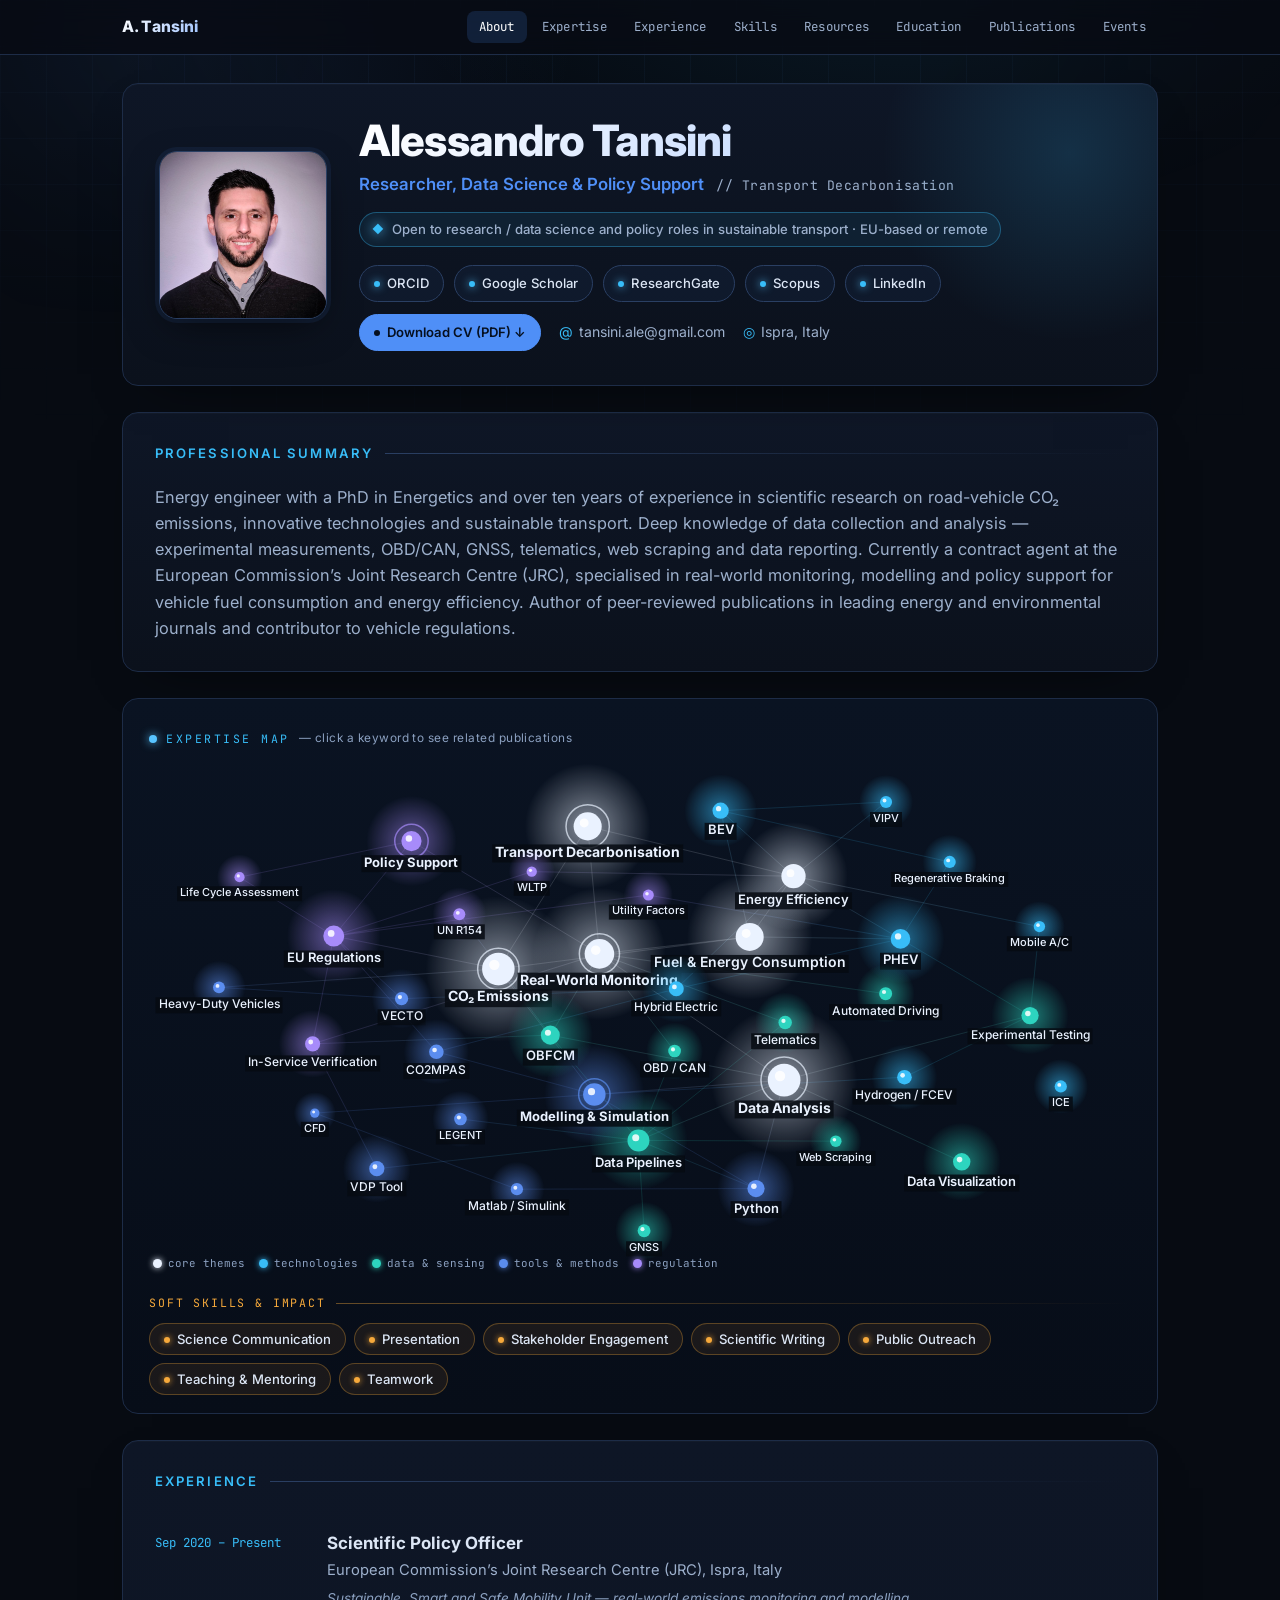
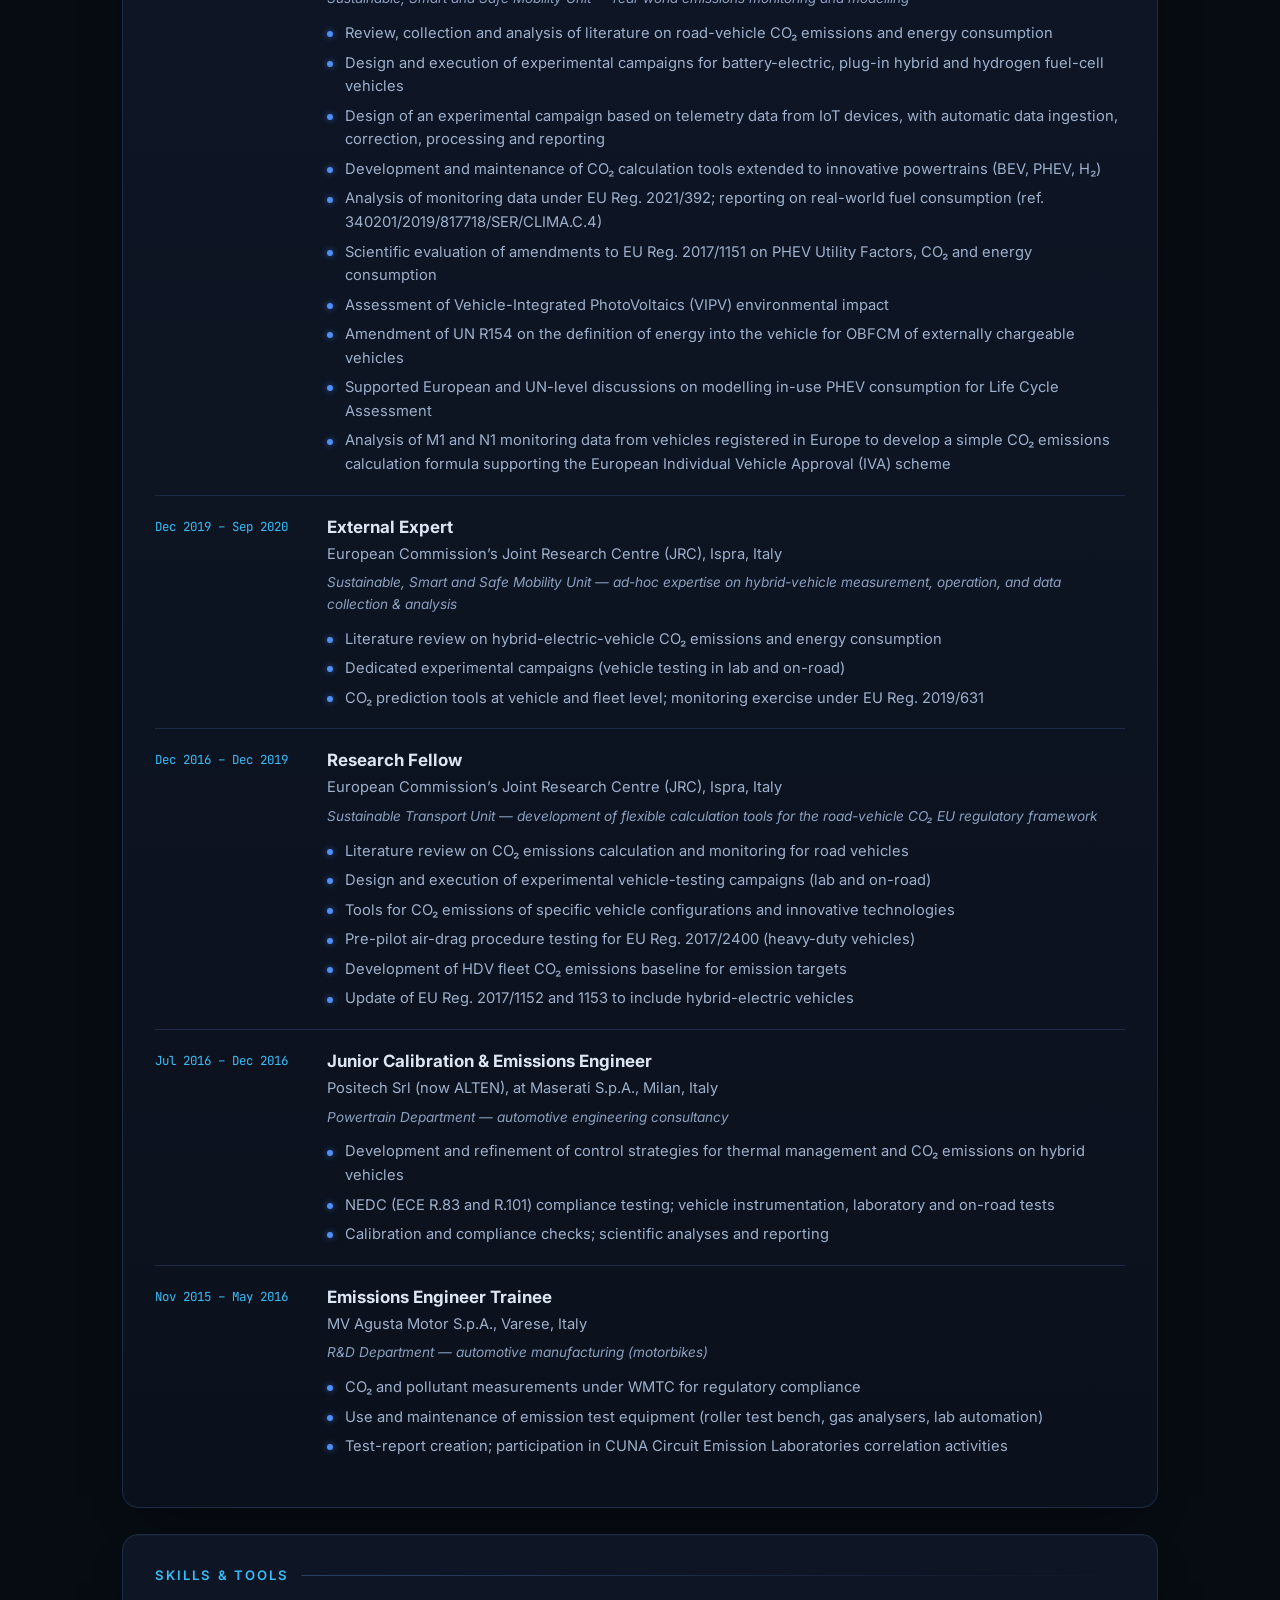
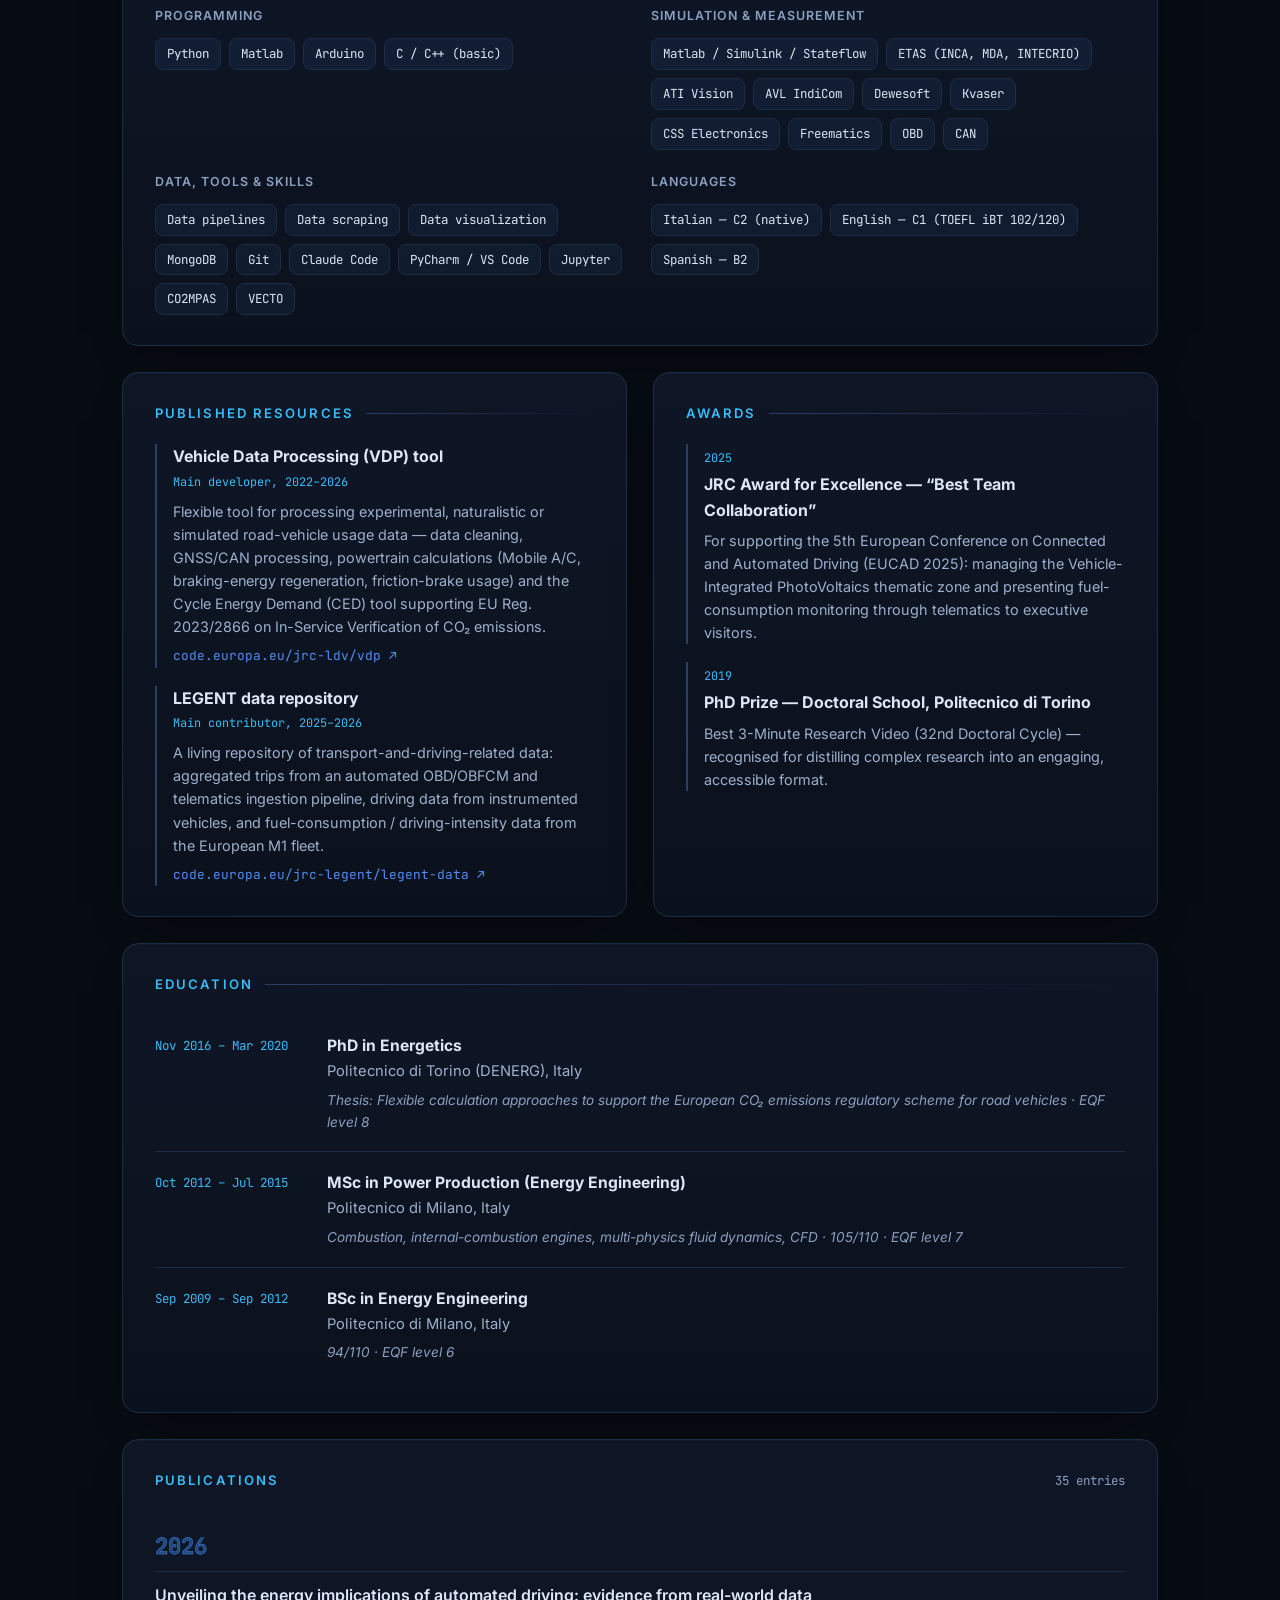
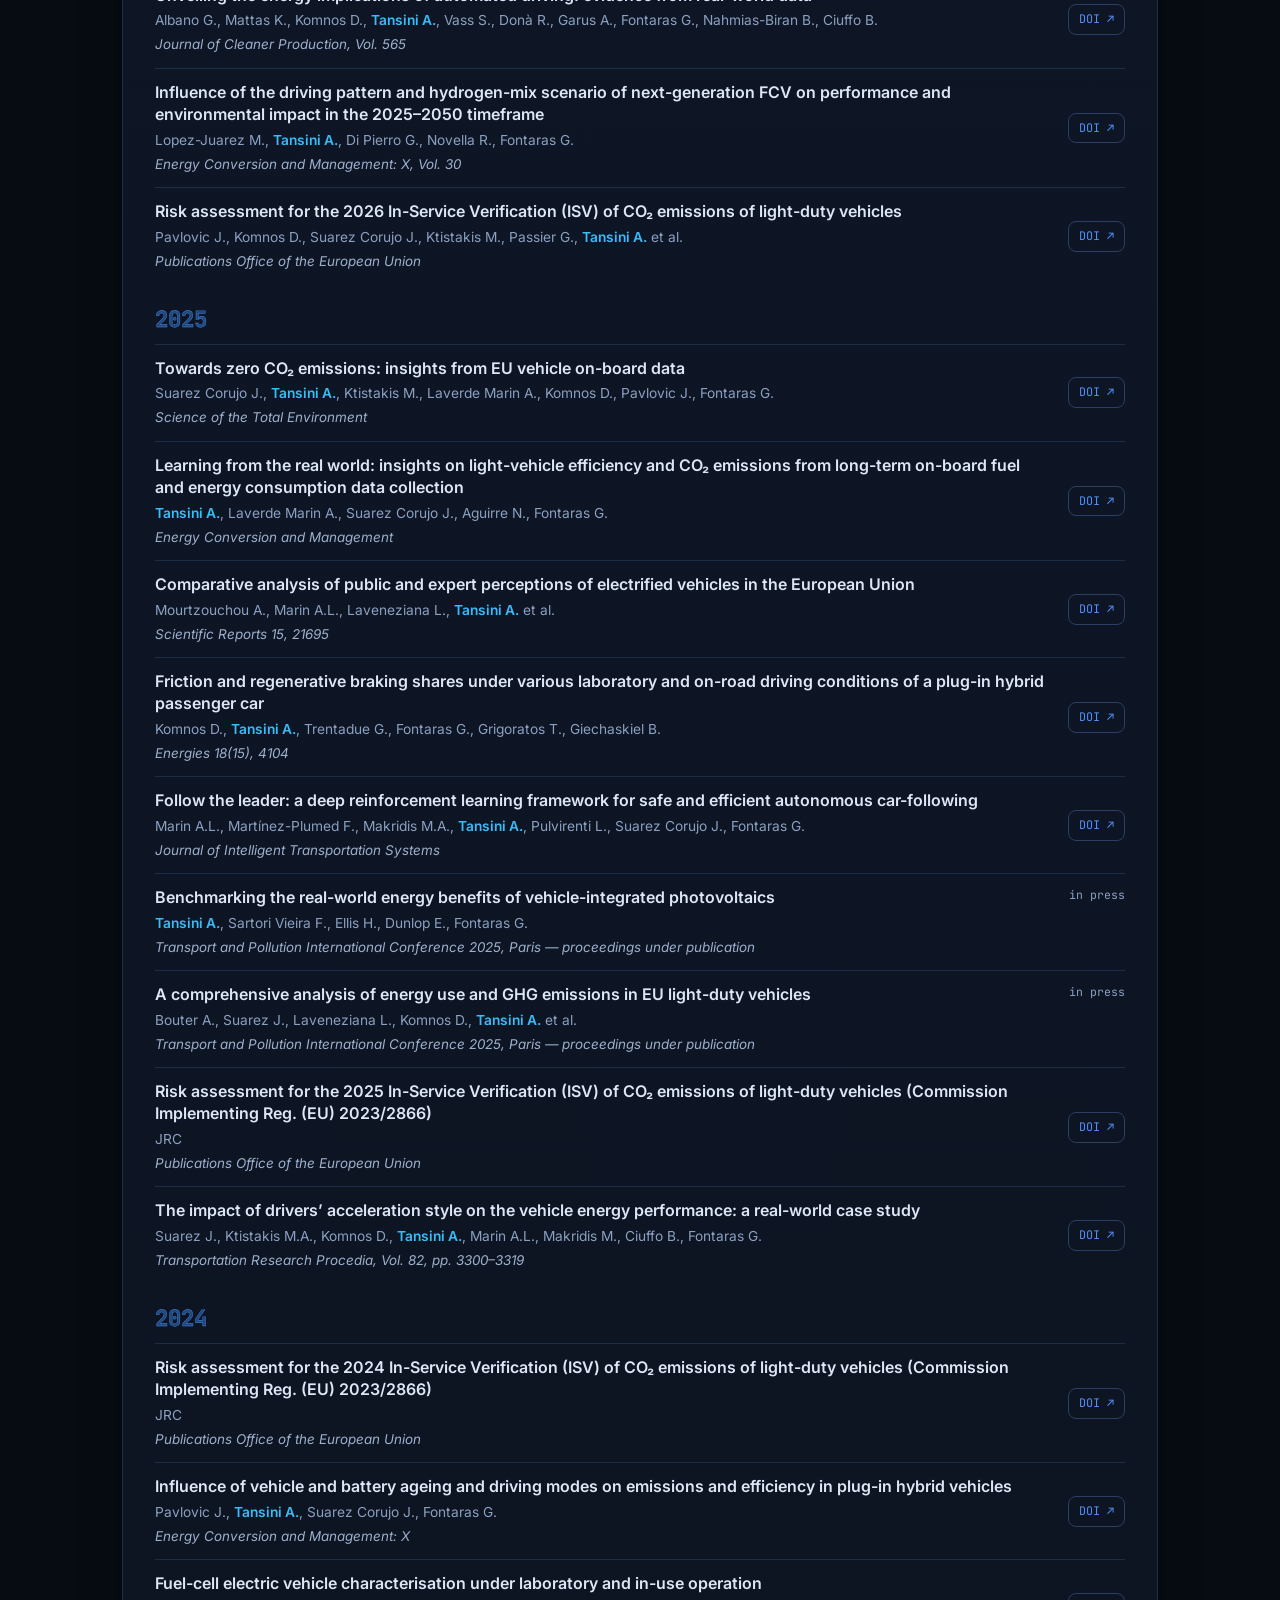
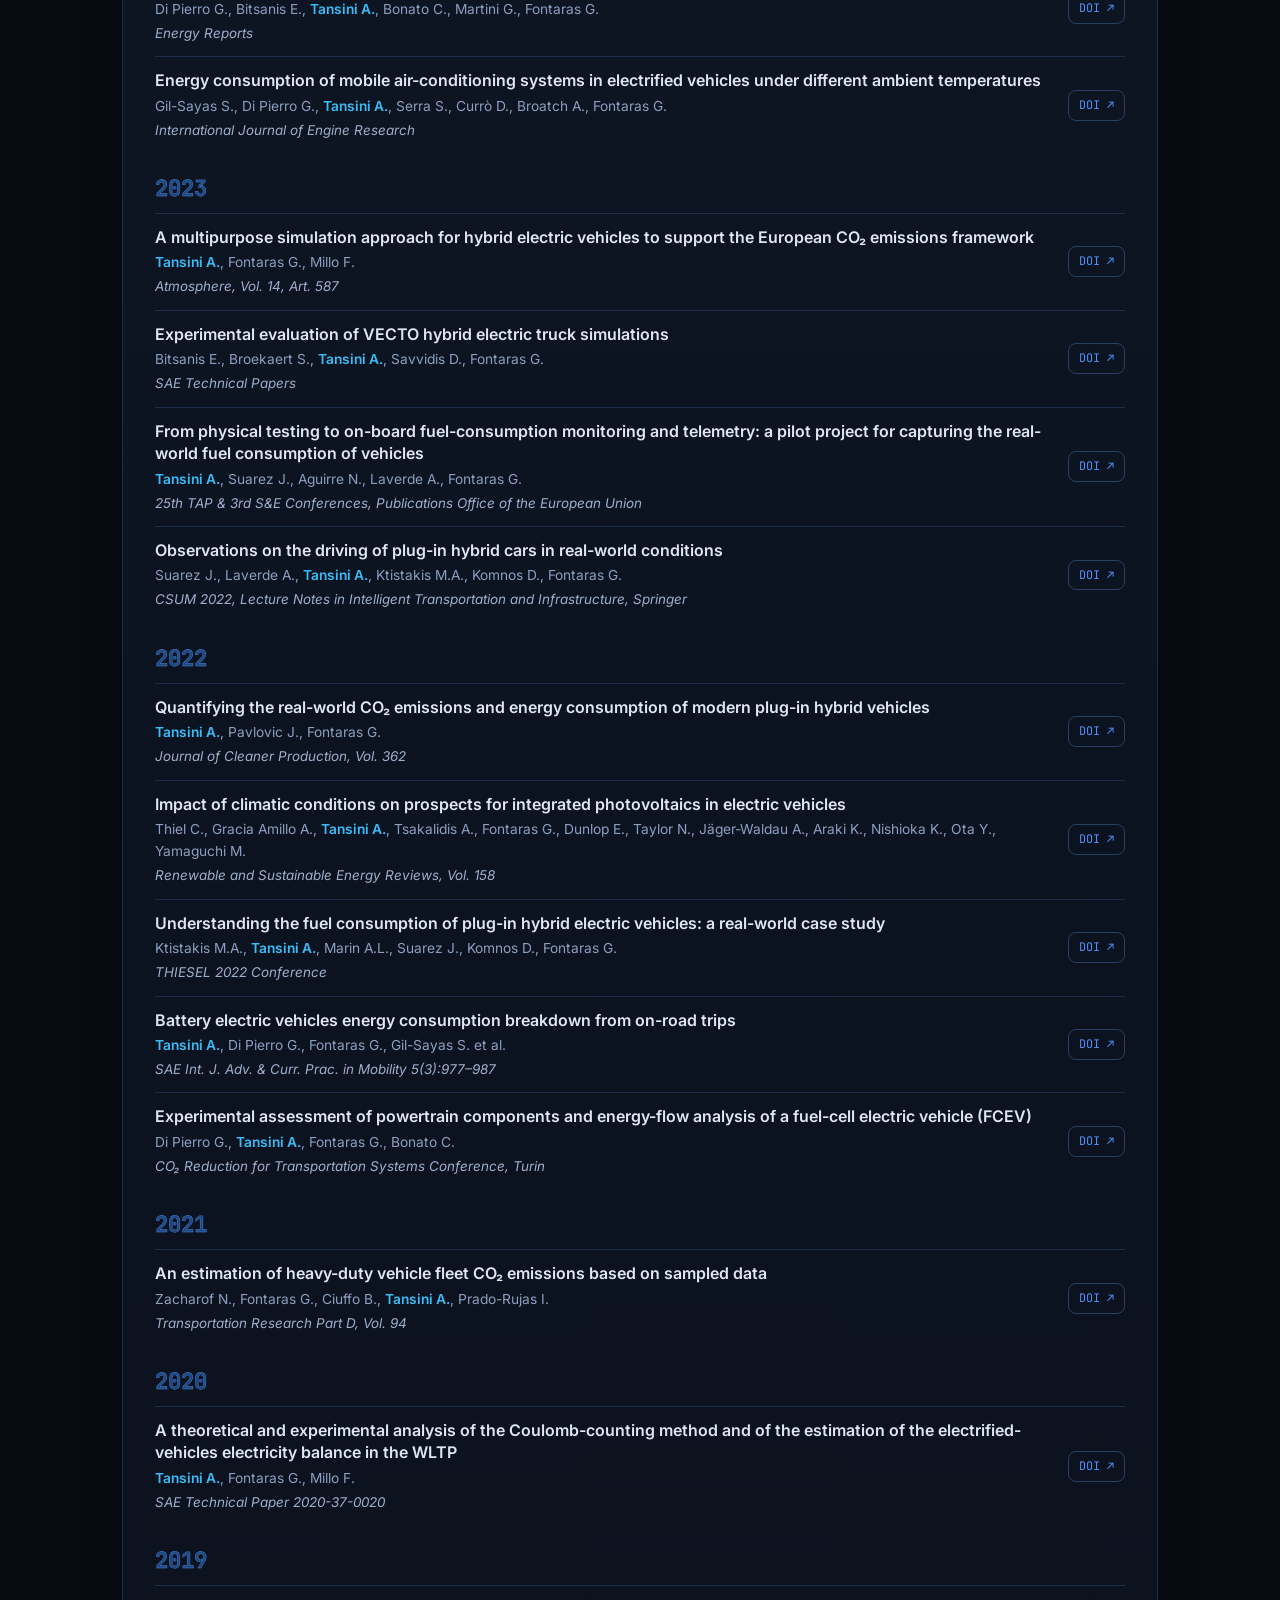
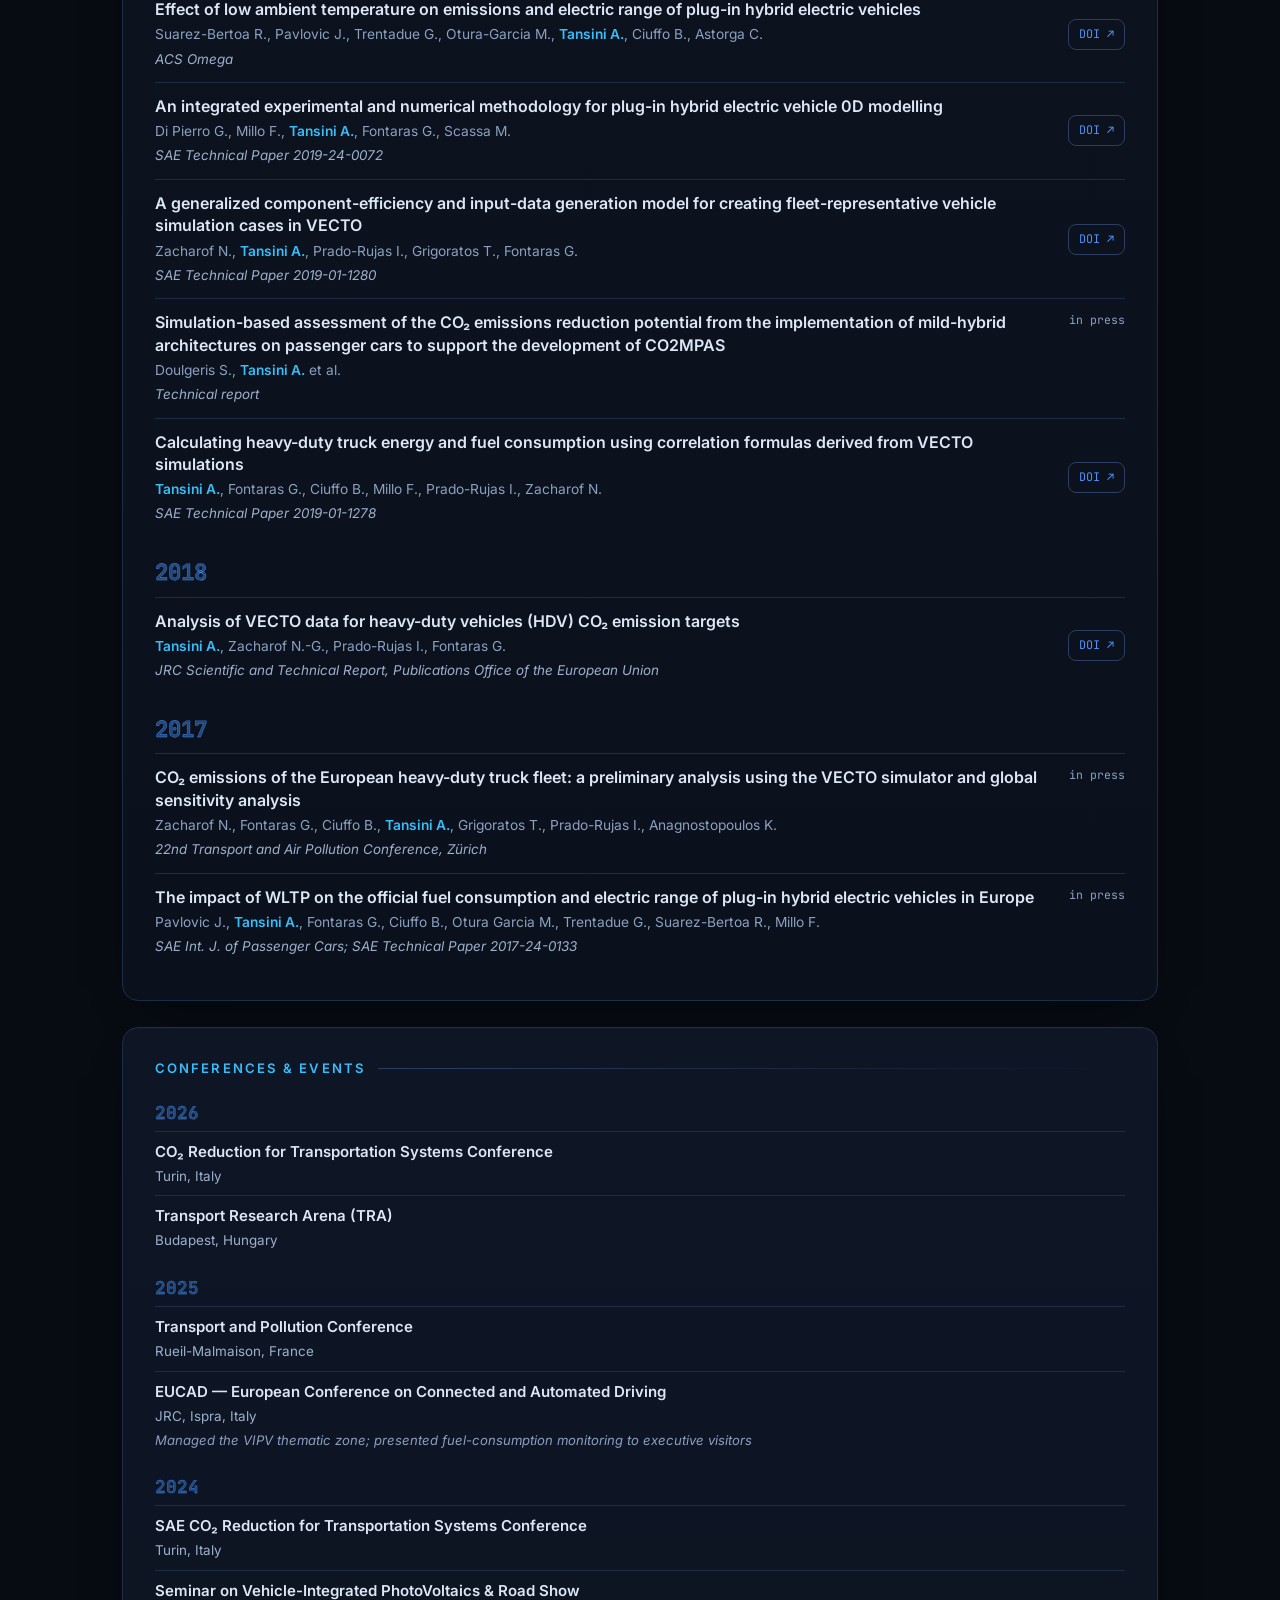
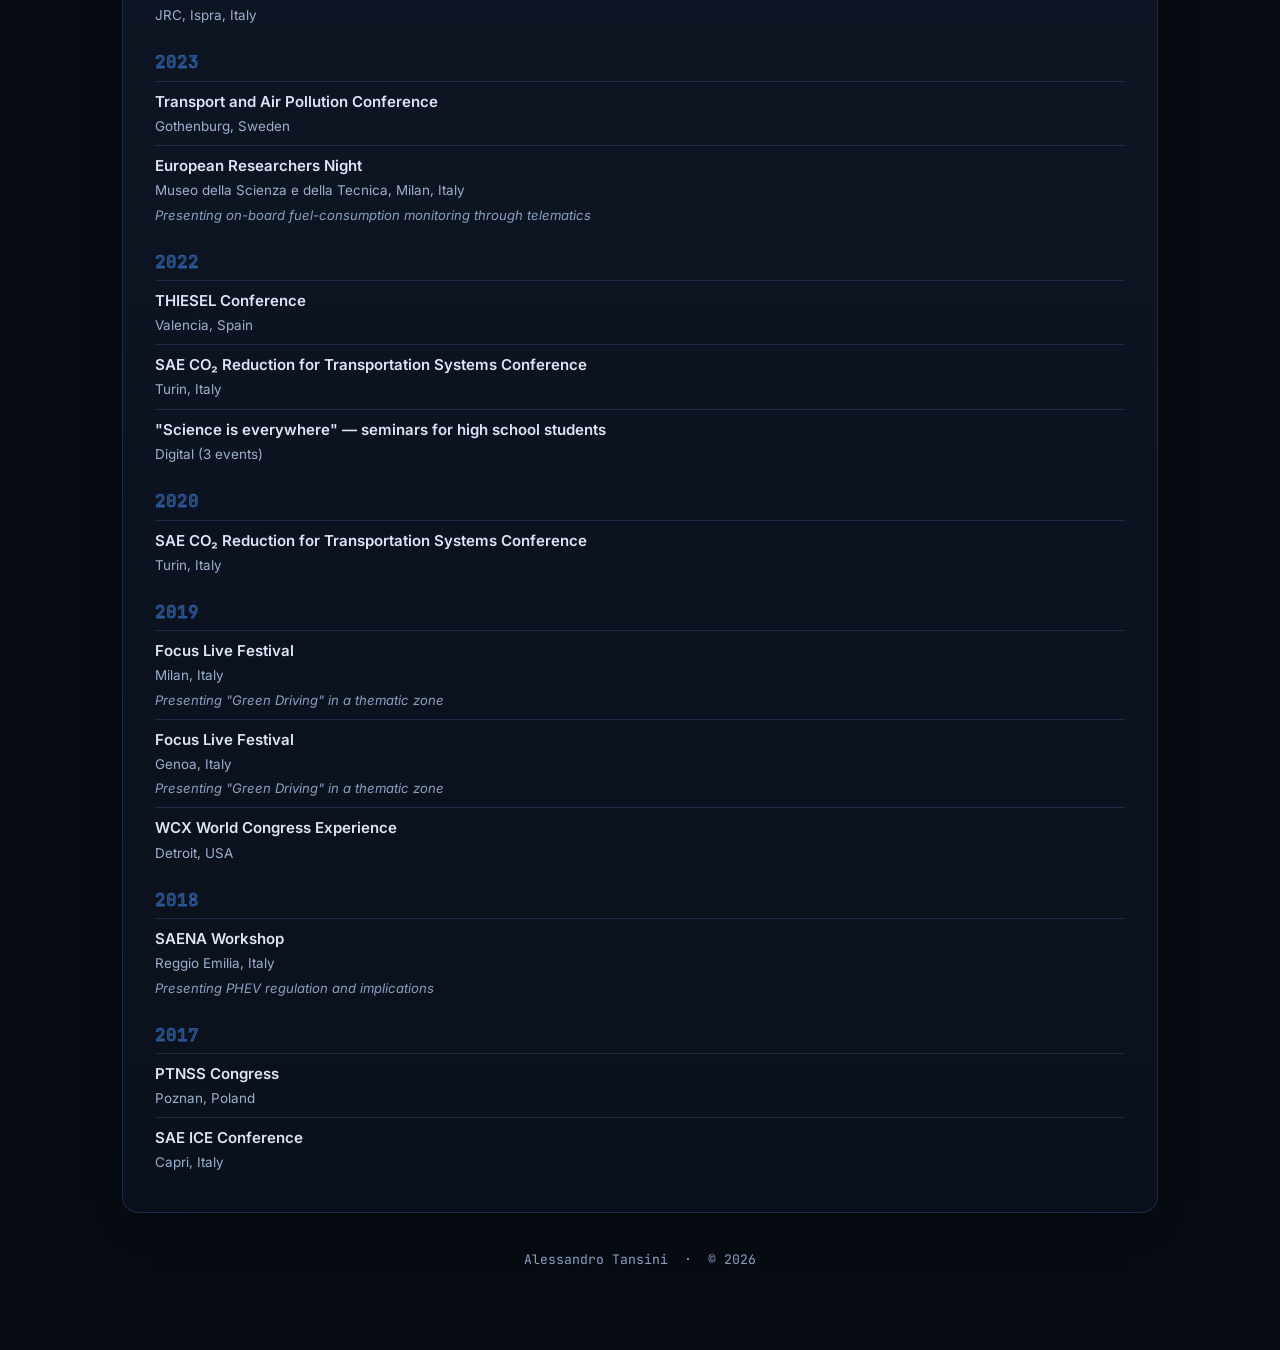
<file: index.html>
<!DOCTYPE html>
<html lang="en">
<head>
  <meta charset="UTF-8" />
  <meta name="viewport" content="width=device-width, initial-scale=1.0" />
  <script>
    /* Send phones/small touch devices to the mobile layout.
       Add ?full to the URL to force the desktop version. */
    (function () {
      try {
        var ua = navigator.userAgent || "";
        var isMobile = /Android|webOS|iPhone|iPod|iPad|BlackBerry|IEMobile|Opera Mini|Mobile/i.test(ua);
        if (isMobile && !/[?&]full\b/.test(location.search)) {
          location.replace("mobile.html");
        }
      } catch (e) {}
    })();
  </script>
  <title>Alessandro Tansini — Researcher, Data Science &amp; Policy Support</title>
  <meta name="description" content="Alessandro Tansini — energy engineer, PhD, researcher and data scientist specialised in road-vehicle CO₂ emissions, real-world monitoring and transport decarbonisation." />
  <meta name="author" content="Alessandro Tansini" />

  <!-- Open Graph / social preview -->
  <meta property="og:title" content="Alessandro Tansini — Researcher &amp; Data Scientist" />
  <meta property="og:description" content="Transport decarbonisation · real-world vehicle CO₂ monitoring · data science · policy support." />
  <meta property="og:type" content="website" />
  <meta property="og:image" content="https://tansial.github.io/my_website/assets/photo.png" />
  <meta property="og:url" content="https://tansial.github.io/my_website/" />
  <link rel="canonical" href="https://tansial.github.io/my_website/" />

  <script type="application/ld+json">
  {
    "@context": "https://schema.org",
    "@type": "Person",
    "name": "Alessandro Tansini",
    "jobTitle": "Researcher, Data Science & Policy Support",
    "description": "Energy engineer, PhD, researcher and data scientist specialised in road-vehicle CO₂ emissions, real-world monitoring and transport decarbonisation.",
    "url": "https://tansial.github.io/my_website/",
    "image": "https://tansial.github.io/my_website/assets/photo.png",
    "email": "mailto:tansini.ale@gmail.com",
    "workLocation": {
      "@type": "Place",
      "name": "Ispra, Italy"
    },
    "worksFor": {
      "@type": "Organization",
      "name": "European Commission – Joint Research Centre (JRC)"
    },
    "sameAs": [
      "https://orcid.org/0009-0001-2616-0147",
      "https://scholar.google.com/citations?user=Het772QAAAAJ&hl=en",
      "https://www.researchgate.net/profile/Alessandro-Tansini",
      "https://www.scopus.com/authid/detail.uri?authorId=57195491852",
      "https://it.linkedin.com/in/alessandrotansini"
    ],
    "alumniOf": [
      {
        "@type": "CollegeOrUniversity",
        "name": "Politecnico di Milano"
      }
    ],
    "knowsAbout": ["CO₂ emissions", "transport decarbonisation", "real-world monitoring", "data science", "policy support", "vehicle energy efficiency"]
  }
  </script>

  <link rel="preconnect" href="https://fonts.googleapis.com" />
  <link rel="preconnect" href="https://fonts.gstatic.com" crossorigin />
  <link href="https://fonts.googleapis.com/css2?family=Inter:wght@400;500;600;700;800&family=JetBrains+Mono:wght@400;500&display=swap" rel="stylesheet" />
  <link rel="stylesheet" href="styles.css?v=18" />
</head>
<body>
  <div class="bg-grid" aria-hidden="true"></div>

  <nav class="topnav" aria-label="Section navigation">
    <div class="topnav-inner">
      <a class="topnav-brand" href="#hero">A. Tansini</a>
      <div class="topnav-links">
        <a href="#hero">About</a>
        <a href="#expertise">Expertise</a>
        <a href="#experience-section">Experience</a>
        <a href="#skills-section">Skills</a>
        <a href="#resources-section">Resources</a>
        <a href="#education-section">Education</a>
        <a href="#publications-section">Publications</a>
        <a href="#events-section">Events</a>
      </div>
    </div>
  </nav>

  <main class="wrap">

    <!-- ===== HERO / PROFILE CARD ===== -->
    <header class="card hero" id="hero"></header>

    <!-- ===== SUMMARY ===== -->
    <section class="card" id="summary-section">
      <h2 class="section-title">Professional summary</h2>
      <p id="summary" class="summary"></p>
    </section>

    <!-- ===== KEYWORD GRAPH ===== -->
    <section id="expertise" class="graph-section" aria-label="Expertise map">
      <div class="section-eyebrow"><span class="dot"></span> EXPERTISE MAP
        <span class="eyebrow-hint">— click a keyword to see related publications</span>
      </div>
      <div class="graph-stage">
        <canvas id="graph-canvas"></canvas>
        <div id="graph-legend" class="graph-legend"></div>
      </div>
      <div id="soft-skills" class="soft-skills"></div>
    </section>

    <!-- ===== EXPERIENCE ===== -->
    <section class="card" id="experience-section">
      <h2 class="section-title">Experience</h2>
      <div id="experience" class="timeline"></div>
    </section>

    <!-- ===== SKILLS ===== -->
    <section class="card" id="skills-section">
      <h2 class="section-title">Skills &amp; tools</h2>
      <div id="skills" class="skills"></div>
    </section>

    <!-- ===== RESOURCES & AWARDS ===== -->
    <div class="two-col">
      <section class="card" id="resources-section">
        <h2 class="section-title">Published resources</h2>
        <div id="resources" class="resources"></div>
      </section>
      <section class="card" id="awards-section">
        <h2 class="section-title">Awards</h2>
        <div id="awards" class="awards"></div>
      </section>
    </div>

    <!-- ===== EDUCATION ===== -->
    <section class="card" id="education-section">
      <h2 class="section-title">Education</h2>
      <div id="education" class="timeline timeline--compact"></div>
    </section>

    <!-- ===== PUBLICATIONS ===== -->
    <section class="card" id="publications-section">
      <div class="pub-head">
        <h2 class="section-title">Publications</h2>
        <span id="pub-count" class="pub-count"></span>
      </div>
      <div id="pub-filter" class="pub-filter" hidden></div>
      <div id="publications" class="publications"></div>
    </section>

    <!-- ===== EVENTS ===== -->
    <section class="card" id="events-section">
      <h2 class="section-title">Conferences &amp; events</h2>
      <div id="events" class="events"></div>
    </section>

    <footer class="footer">
      <span id="footer-name"></span>
      <span class="footer-sep">·</span>
      <span id="footer-year"></span>
    </footer>
  </main>

  <script src="data.js?v=18"></script>
  <script src="graph-alt-data.js?v=18"></script>
  <script src="graph-engine.js?v=18"></script>
  <script src="main.js?v=18"></script>
</body>
</html>
</file>
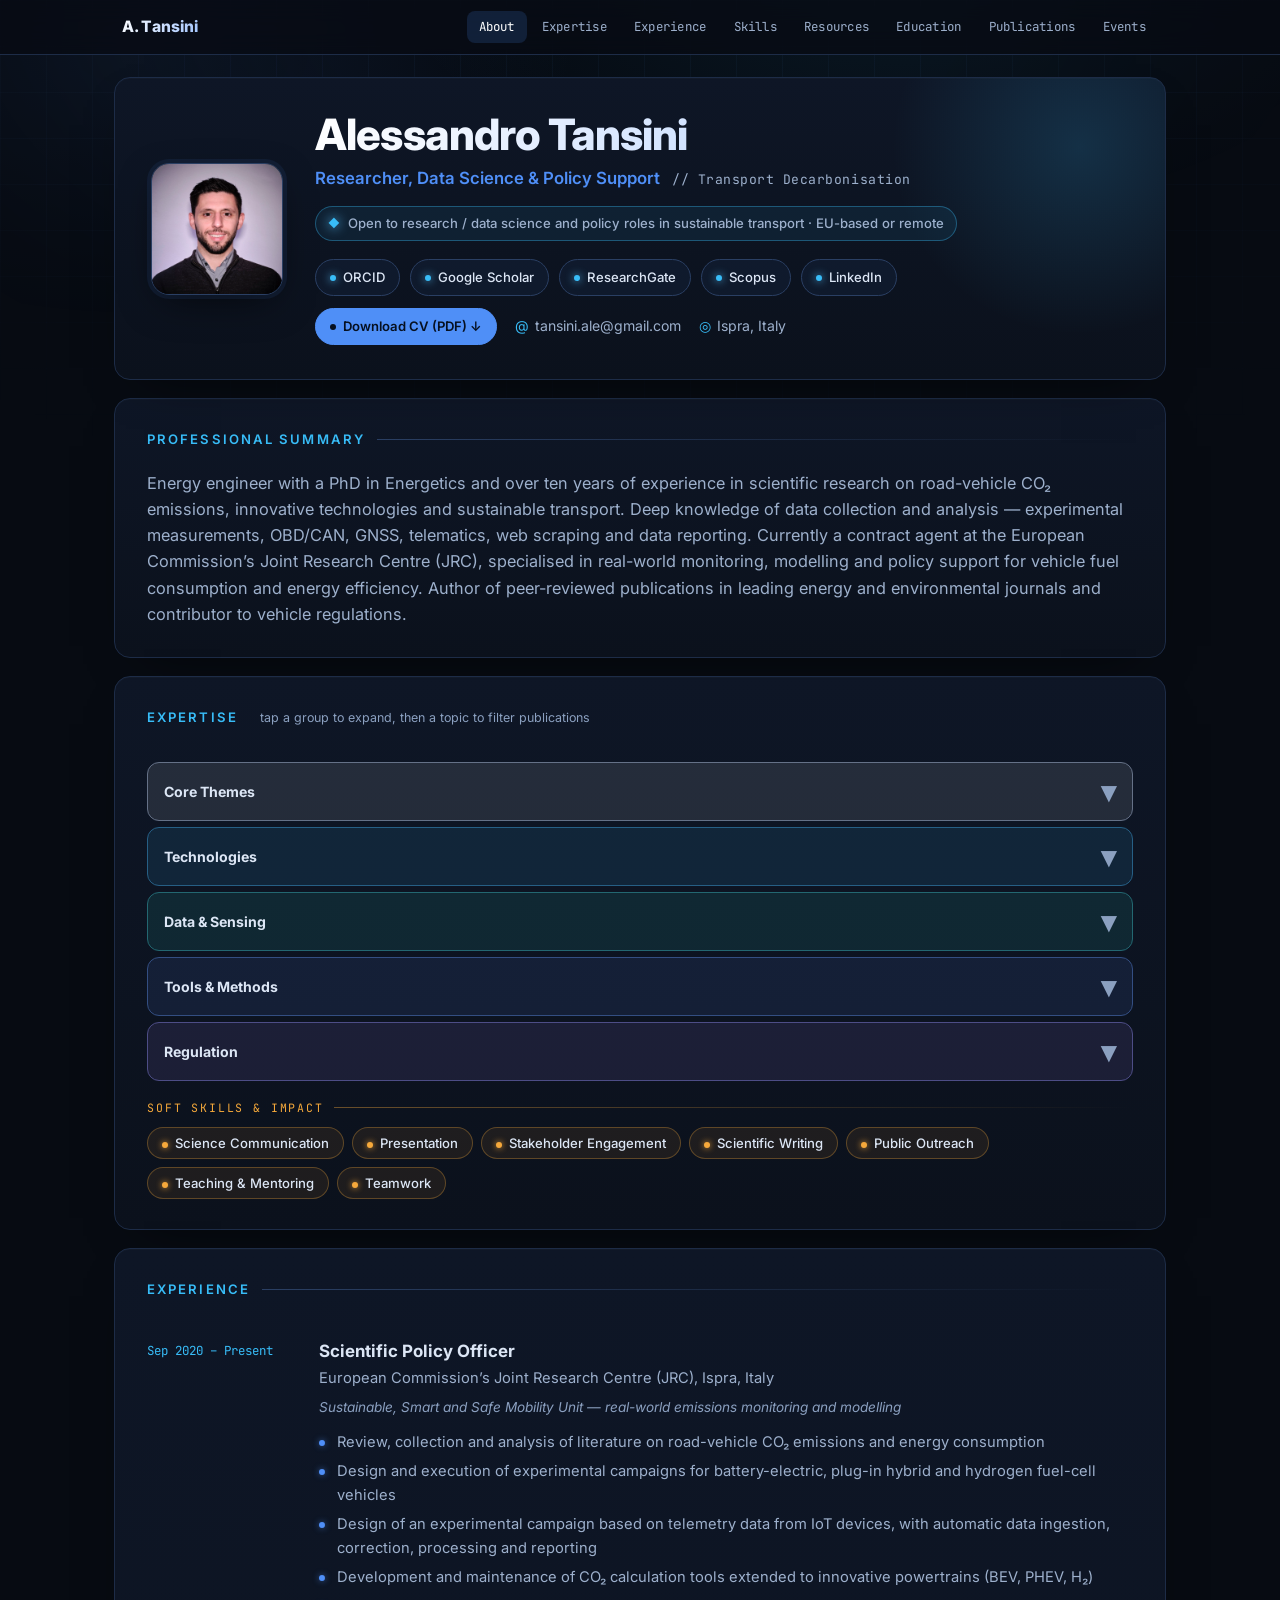
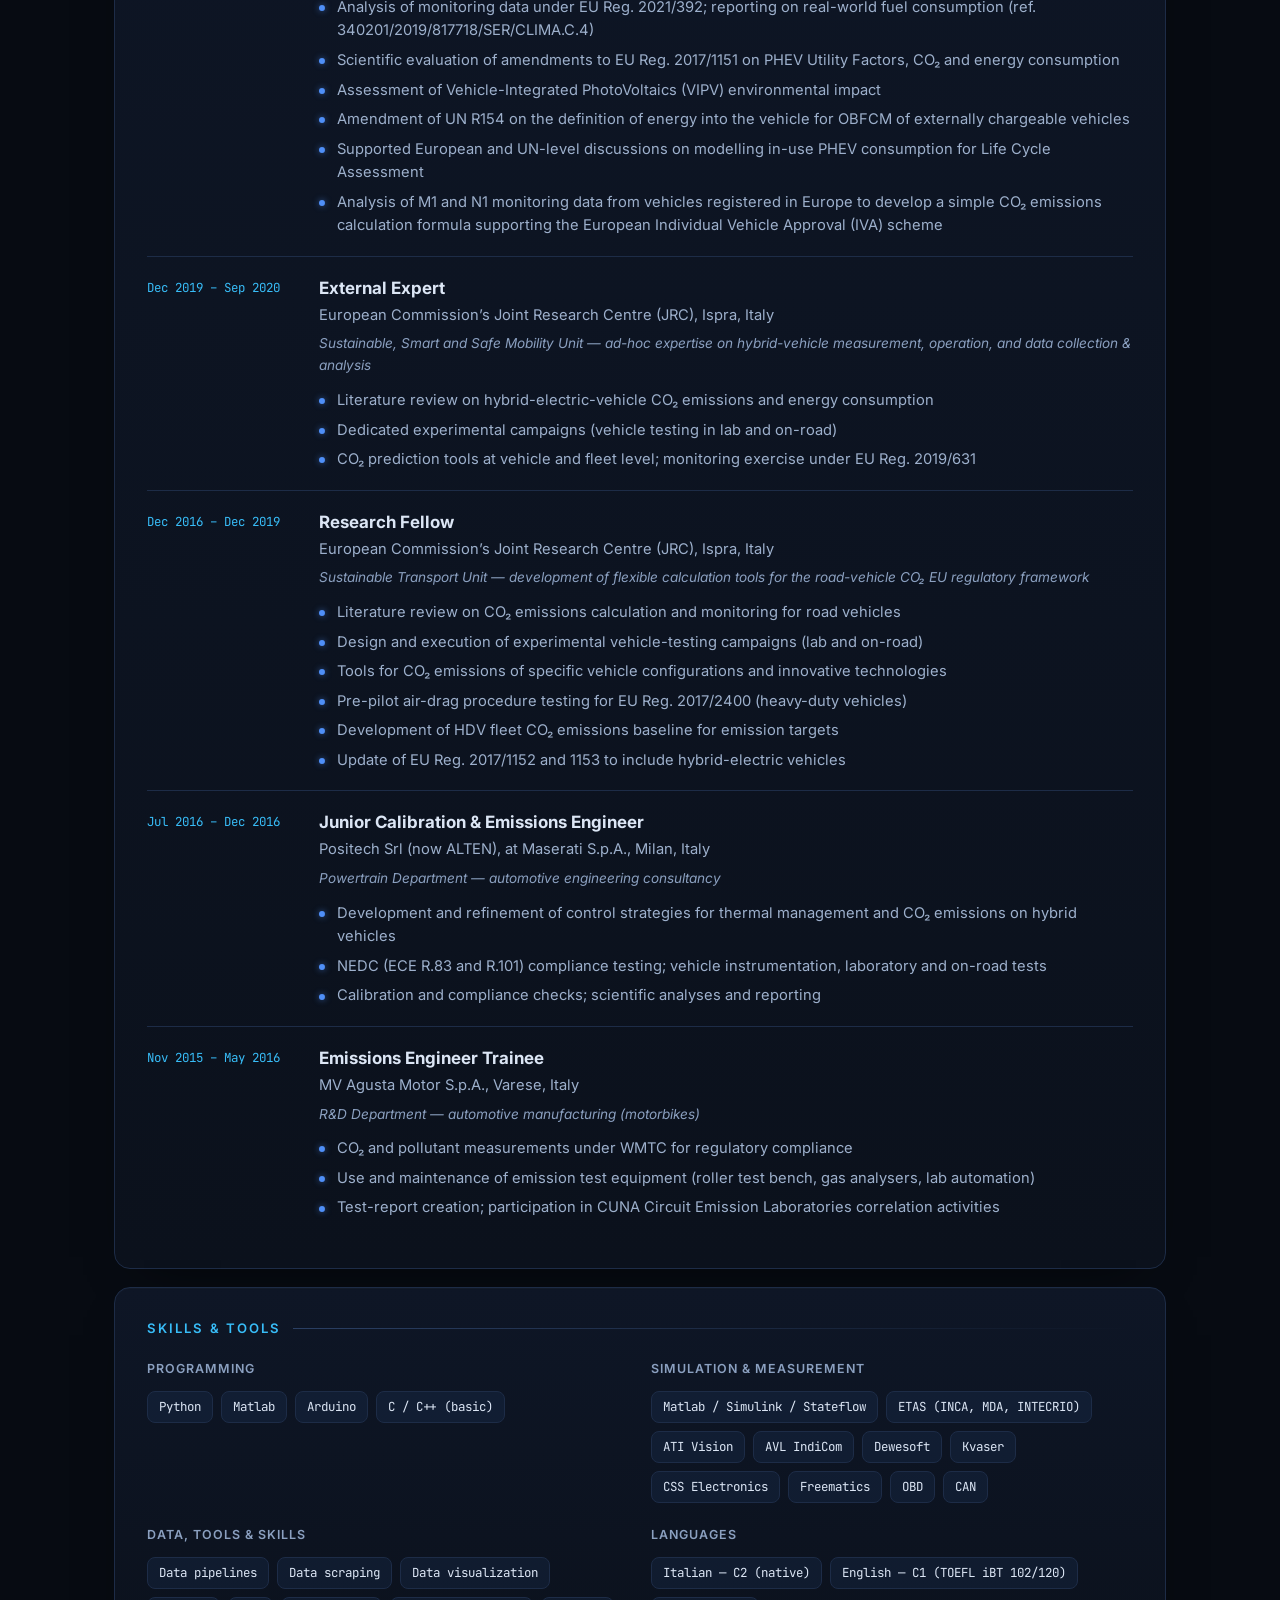
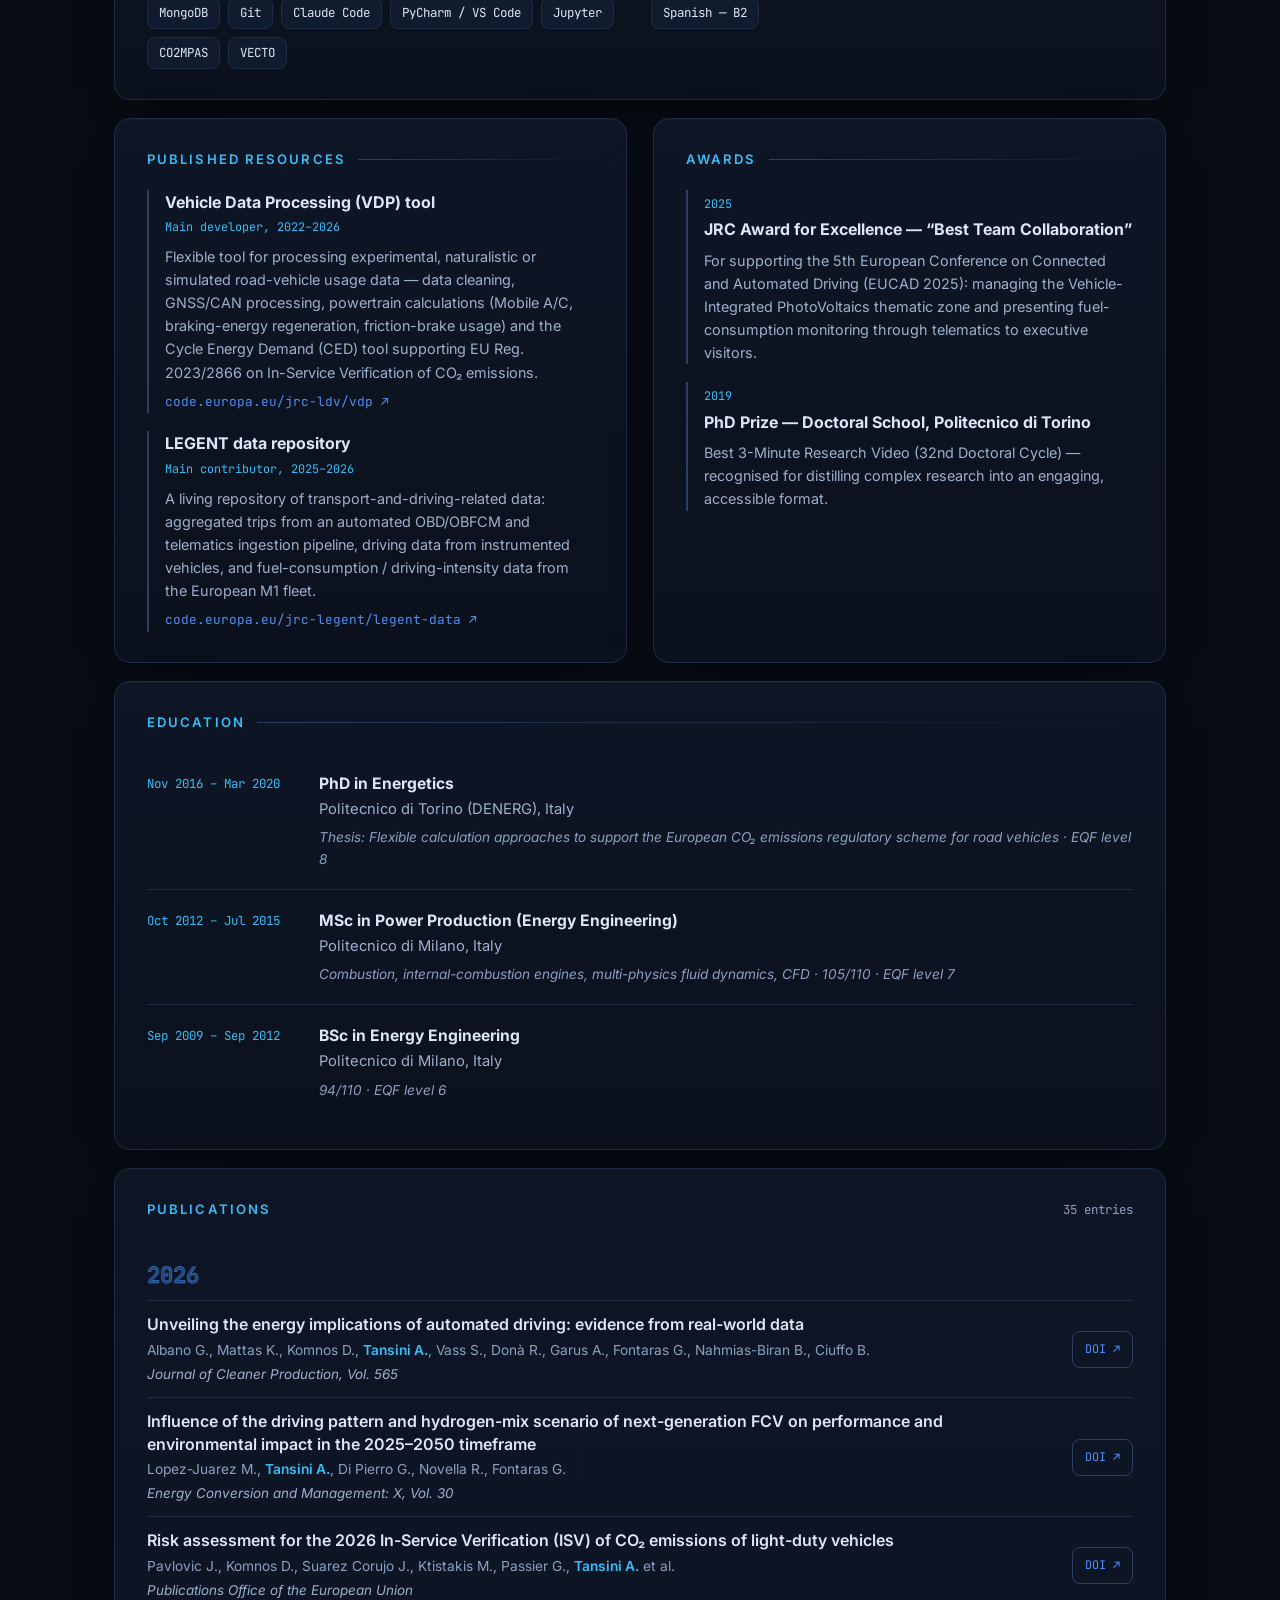
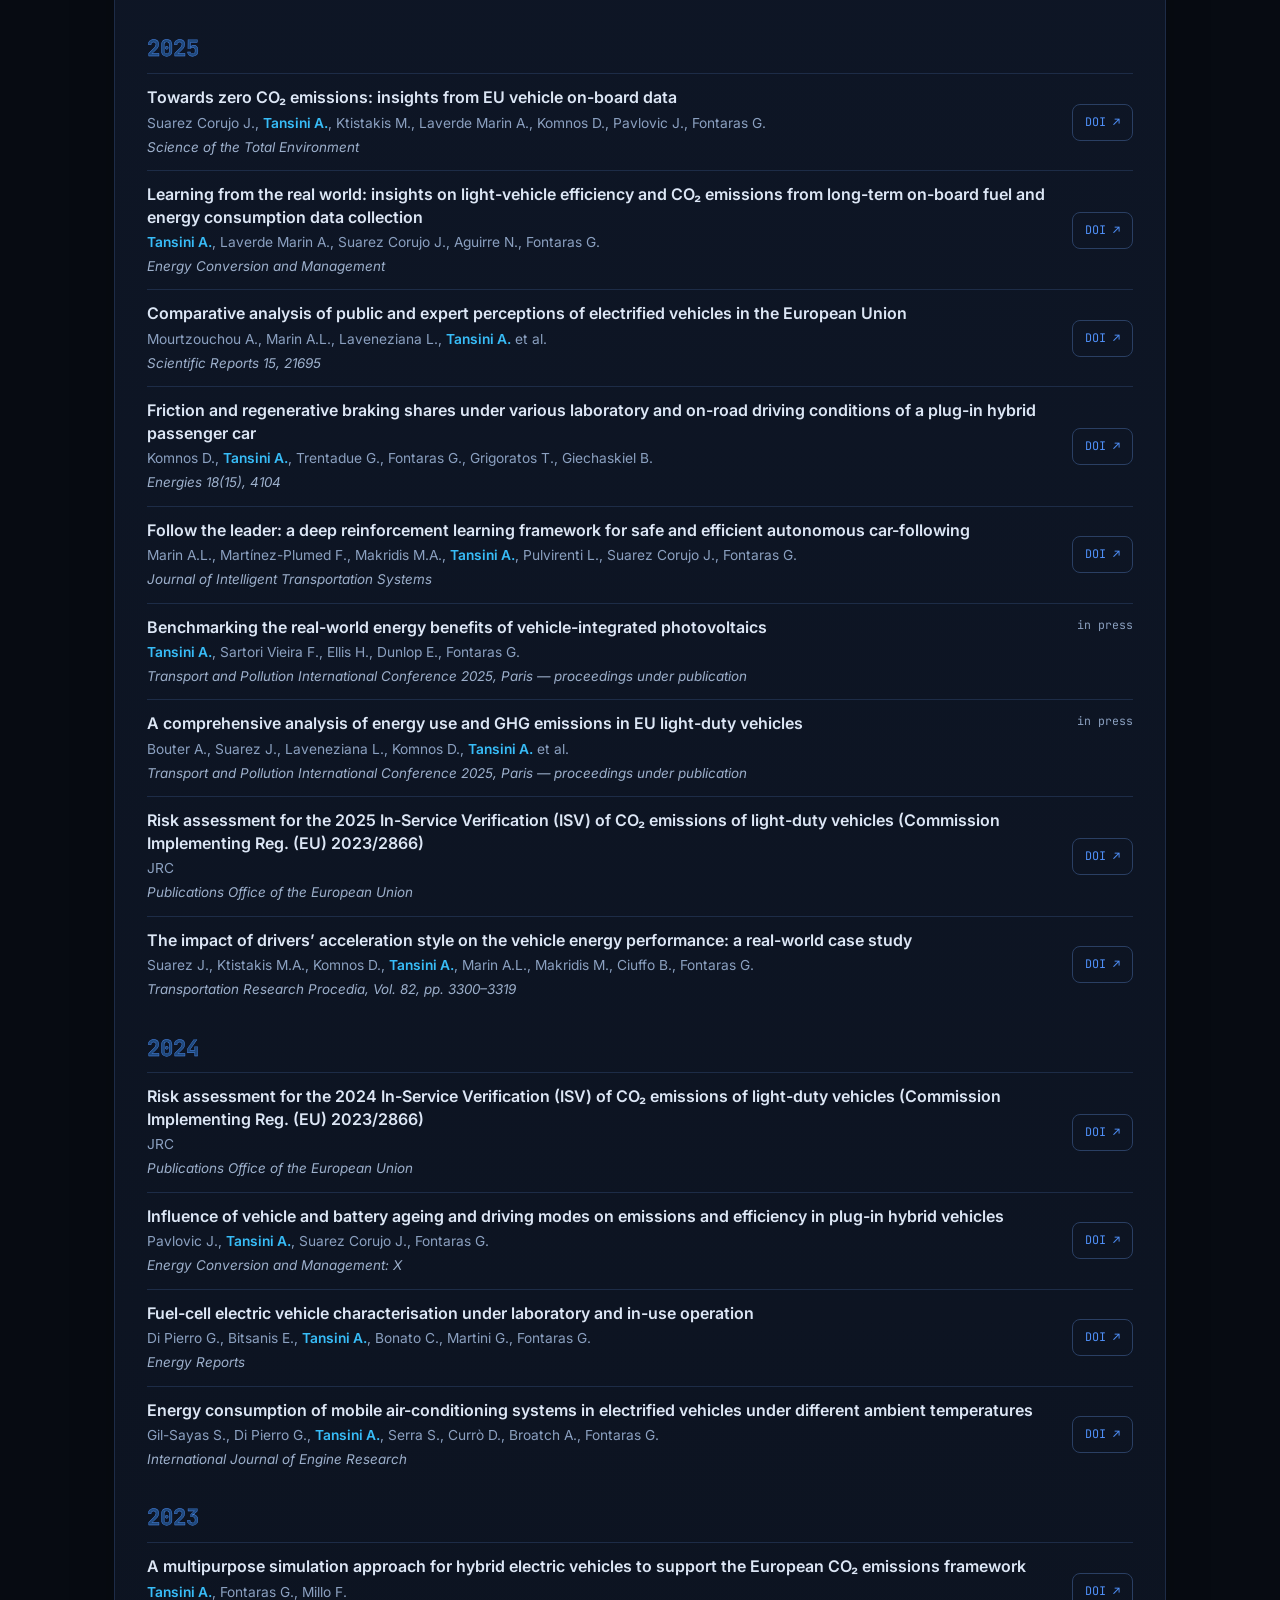
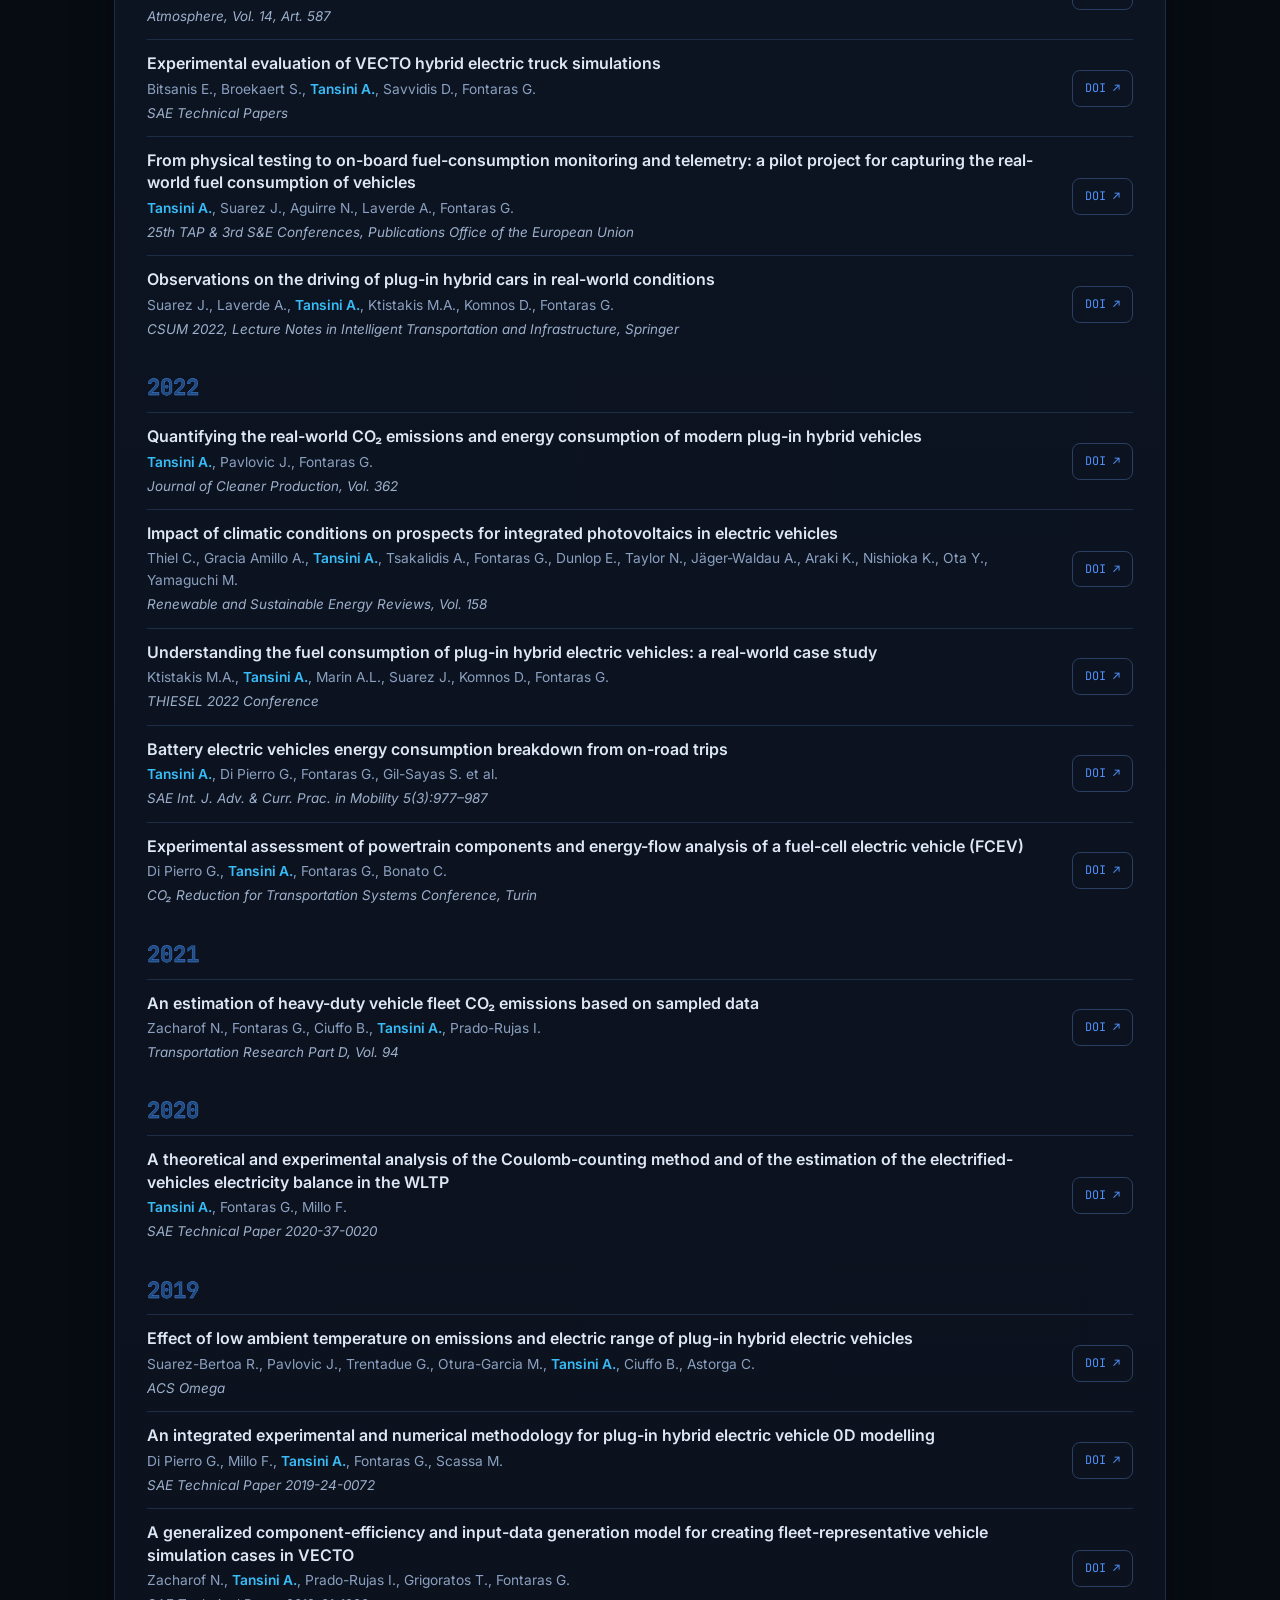
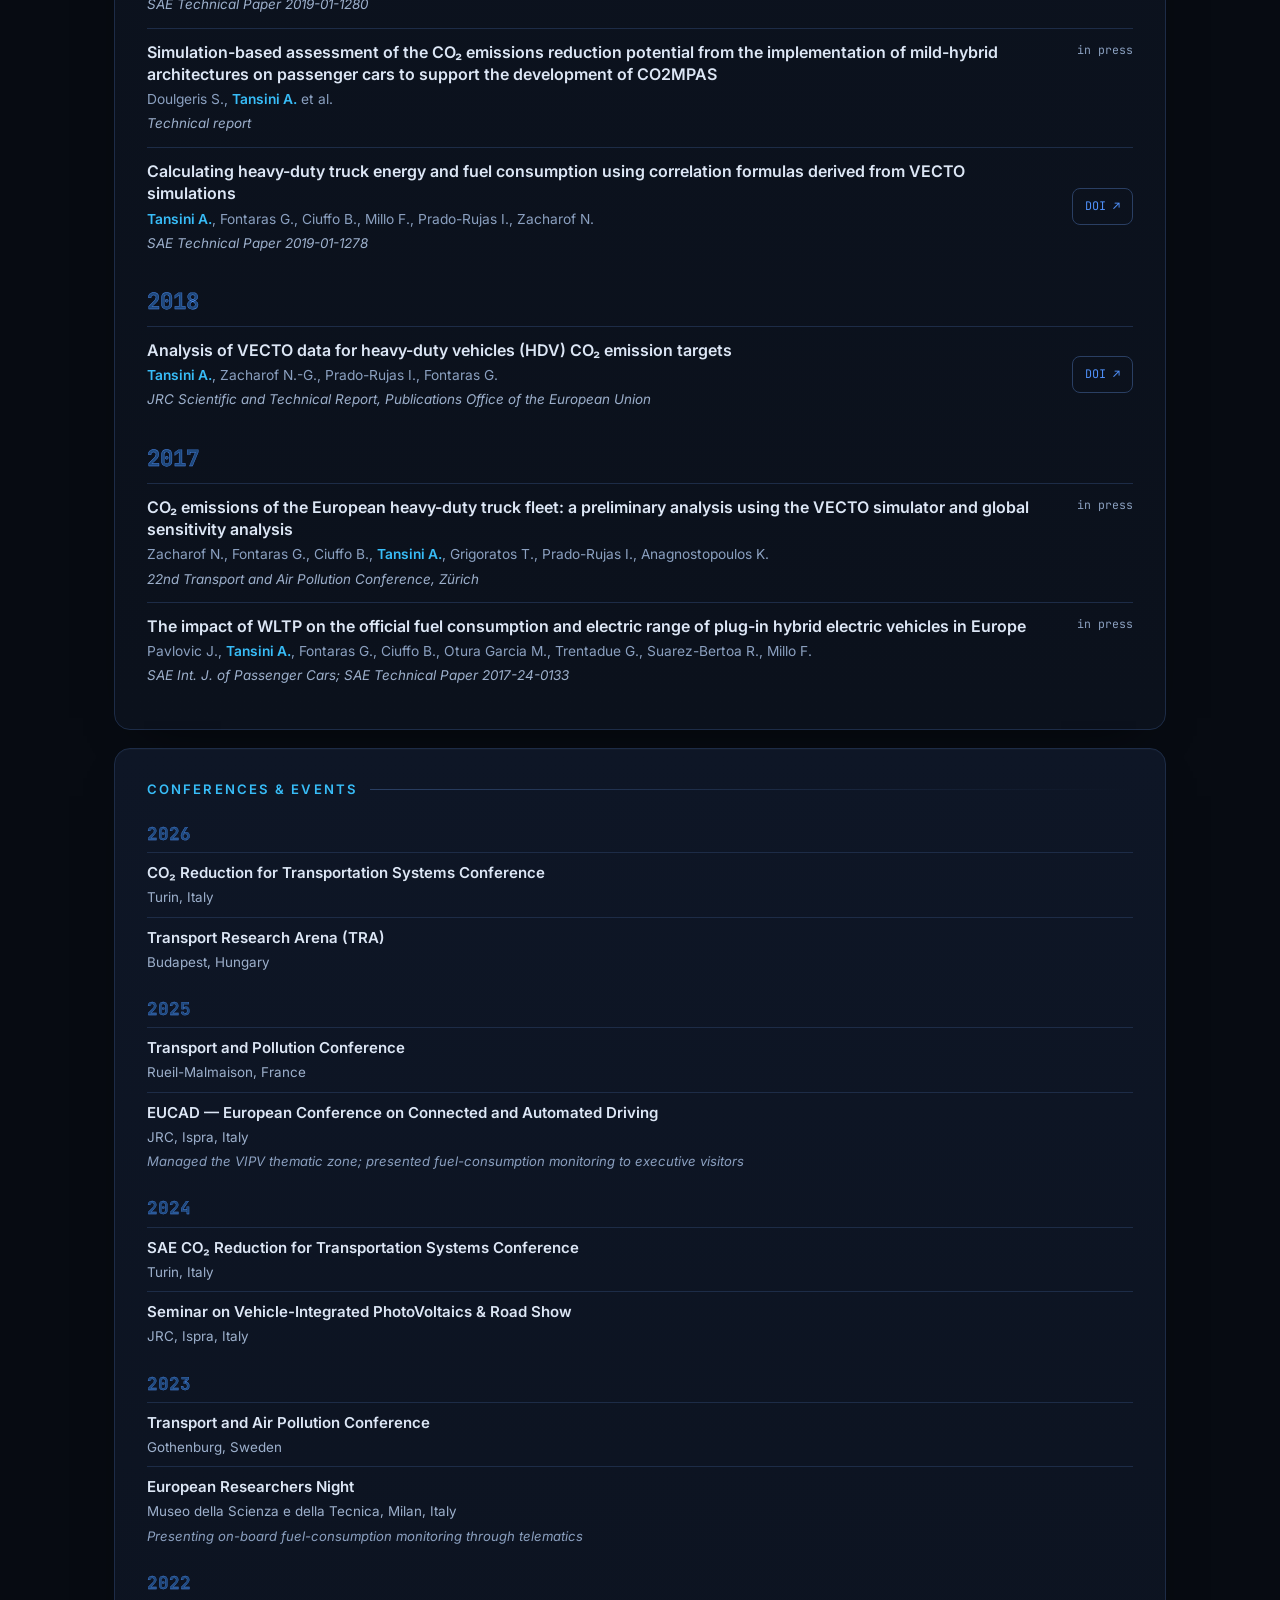
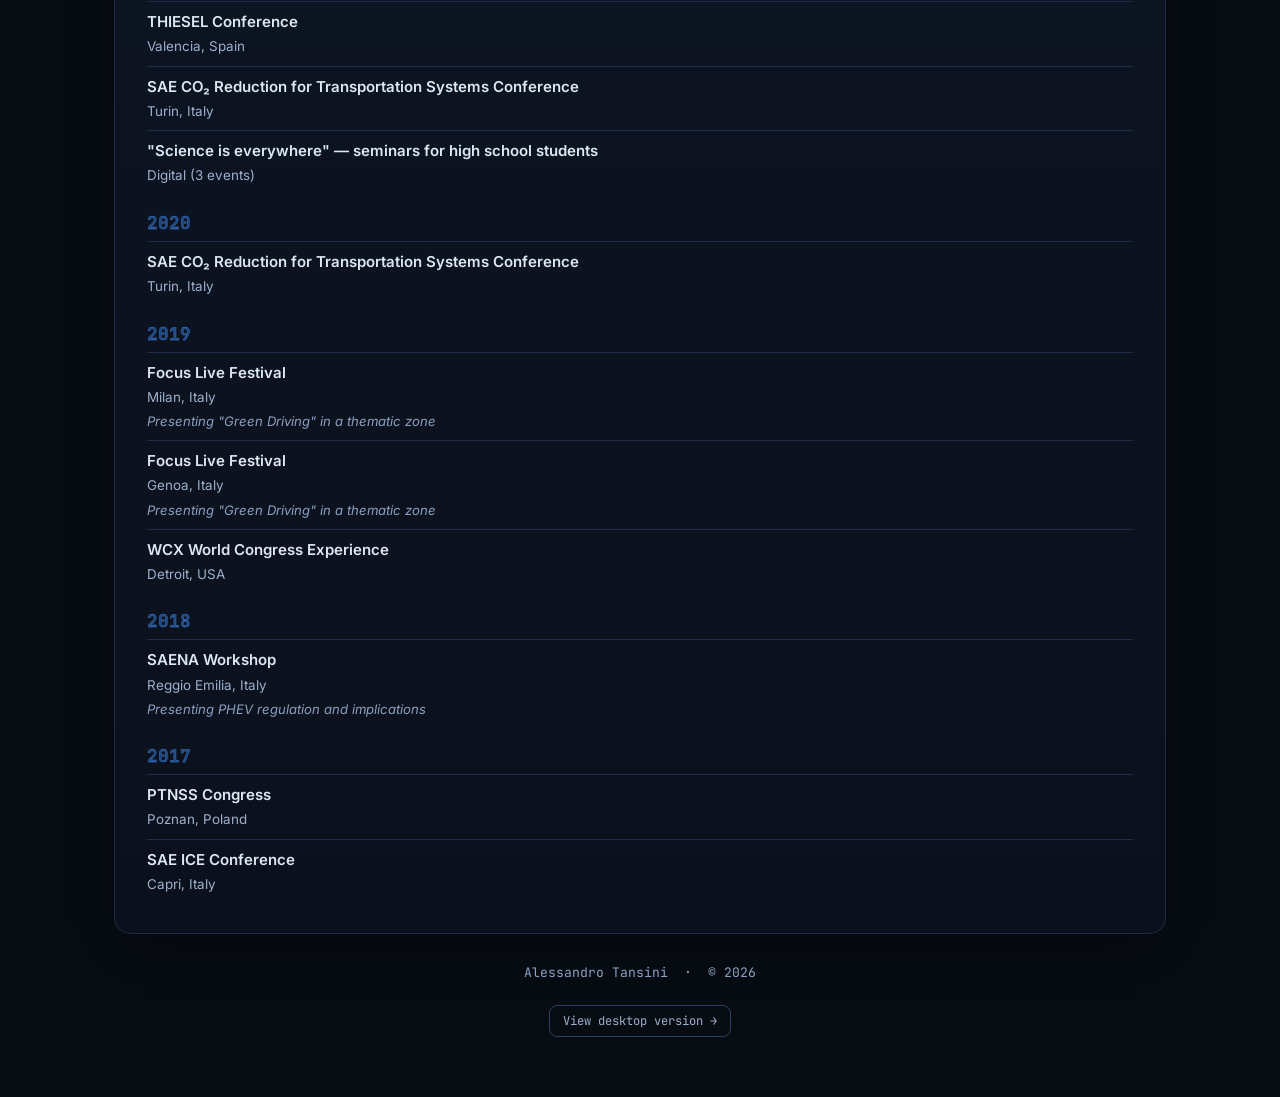
<file: mobile.html>
<!DOCTYPE html>
<html lang="en">
<head>
  <meta charset="UTF-8" />
  <meta name="viewport" content="width=device-width, initial-scale=1.0" />
  <title>Alessandro Tansini — Researcher, Data Science &amp; Policy Support</title>
  <meta name="description" content="Alessandro Tansini — energy engineer, PhD, researcher and data scientist specialised in road-vehicle CO₂ emissions, real-world monitoring and transport decarbonisation." />
  <meta name="author" content="Alessandro Tansini" />

  <meta property="og:title" content="Alessandro Tansini — Researcher &amp; Data Scientist" />
  <meta property="og:description" content="Transport decarbonisation · real-world vehicle CO₂ monitoring · data science · policy support." />
  <meta property="og:type" content="website" />
  <meta property="og:image" content="https://tansial.github.io/my_website/assets/photo.png" />
  <meta property="og:url" content="https://tansial.github.io/my_website/mobile.html" />
  <link rel="canonical" href="https://tansial.github.io/my_website/" />

  <script type="application/ld+json">
  {
    "@context": "https://schema.org",
    "@type": "Person",
    "name": "Alessandro Tansini",
    "jobTitle": "Researcher, Data Science & Policy Support",
    "description": "Energy engineer, PhD, researcher and data scientist specialised in road-vehicle CO₂ emissions, real-world monitoring and transport decarbonisation.",
    "url": "https://tansial.github.io/my_website/",
    "image": "https://tansial.github.io/my_website/assets/photo.png",
    "email": "mailto:tansini.ale@gmail.com",
    "workLocation": {
      "@type": "Place",
      "name": "Ispra, Italy"
    },
    "worksFor": {
      "@type": "Organization",
      "name": "European Commission – Joint Research Centre (JRC)"
    },
    "sameAs": [
      "https://orcid.org/0009-0001-2616-0147",
      "https://scholar.google.com/citations?user=Het772QAAAAJ&hl=en",
      "https://www.researchgate.net/profile/Alessandro-Tansini",
      "https://www.scopus.com/authid/detail.uri?authorId=57195491852",
      "https://it.linkedin.com/in/alessandrotansini"
    ],
    "alumniOf": [
      {
        "@type": "CollegeOrUniversity",
        "name": "Politecnico di Milano"
      }
    ],
    "knowsAbout": ["CO₂ emissions", "transport decarbonisation", "real-world monitoring", "data science", "policy support", "vehicle energy efficiency"]
  }
  </script>

  <link rel="preconnect" href="https://fonts.googleapis.com" />
  <link rel="preconnect" href="https://fonts.gstatic.com" crossorigin />
  <link href="https://fonts.googleapis.com/css2?family=Inter:wght@400;500;600;700;800&family=JetBrains+Mono:wght@400;500&display=swap" rel="stylesheet" />
  <link rel="stylesheet" href="styles.css?v=18" />
  <link rel="stylesheet" href="mobile.css?v=18" />
</head>
<body>
  <div class="bg-grid" aria-hidden="true"></div>

  <nav class="topnav" aria-label="Section navigation">
    <div class="topnav-inner">
      <a class="topnav-brand" href="#hero">A. Tansini</a>
      <div class="topnav-links">
        <a href="#hero">About</a>
        <a href="#topics">Expertise</a>
        <a href="#experience-section">Experience</a>
        <a href="#skills-section">Skills</a>
        <a href="#resources-section">Resources</a>
        <a href="#education-section">Education</a>
        <a href="#publications-section">Publications</a>
        <a href="#events-section">Events</a>
      </div>
    </div>
  </nav>

  <main class="wrap">

    <!-- ===== HERO / PROFILE CARD ===== -->
    <header class="card hero" id="hero"></header>

    <!-- ===== SUMMARY ===== -->
    <section class="card" id="summary-section">
      <h2 class="section-title">Professional summary</h2>
      <p id="summary" class="summary"></p>
    </section>

    <!-- ===== KEYWORD CHIPS ===== -->
    <section class="card" id="topics">
      <div class="topics-head">
        <h2 class="section-title">Expertise</h2>
        <span class="topics-hint">tap a group to expand, then a topic to filter publications</span>
      </div>
      <div id="chips" class="chips"></div>
      <div id="soft-skills" class="soft-skills"></div>
    </section>

    <!-- ===== EXPERIENCE ===== -->
    <section class="card" id="experience-section">
      <h2 class="section-title">Experience</h2>
      <div id="experience" class="timeline"></div>
    </section>

    <!-- ===== SKILLS ===== -->
    <section class="card" id="skills-section">
      <h2 class="section-title">Skills &amp; tools</h2>
      <div id="skills" class="skills"></div>
    </section>

    <!-- ===== RESOURCES & AWARDS ===== -->
    <div class="two-col">
      <section class="card" id="resources-section">
        <h2 class="section-title">Published resources</h2>
        <div id="resources" class="resources"></div>
      </section>
      <section class="card" id="awards-section">
        <h2 class="section-title">Awards</h2>
        <div id="awards" class="awards"></div>
      </section>
    </div>

    <!-- ===== EDUCATION ===== -->
    <section class="card" id="education-section">
      <h2 class="section-title">Education</h2>
      <div id="education" class="timeline timeline--compact"></div>
    </section>

    <!-- ===== PUBLICATIONS ===== -->
    <section class="card" id="publications-section">
      <div class="pub-head">
        <h2 class="section-title">Publications</h2>
        <span id="pub-count" class="pub-count"></span>
      </div>
      <div id="pub-filter" class="pub-filter" hidden></div>
      <div id="publications" class="publications"></div>
    </section>

    <!-- ===== EVENTS ===== -->
    <section class="card" id="events-section">
      <h2 class="section-title">Conferences &amp; events</h2>
      <div id="events" class="events"></div>
    </section>

    <footer class="footer">
      <span id="footer-name"></span>
      <span class="footer-sep">·</span>
      <span id="footer-year"></span>
    </footer>

    <div class="m-deskline">
      <a href="index.html?full">View desktop version →</a>
    </div>
  </main>

  <script src="data.js?v=18"></script>
  <script src="graph-alt-data.js?v=18"></script>
  <script src="main.js?v=18"></script>
  <script src="mobile.js?v=18"></script>
</body>
</html>
</file>
<file: styles.css>
/* =============================================================================
   styles.css — dark "data-viz" theme
   ========================================================================== */

:root {
  --bg:        #070b12;
  --bg-2:      #0b111c;
  --card:      #0e1626;
  --card-2:    #111c30;
  --border:    #1d2c47;
  --border-2:  #2a3f63;
  --text:      #dce6f5;
  --text-dim:  #9db0cc;
  --text-mute: #8ba0c0;
  --brand:     #1F497D;
  --accent:    #4f8ff7;
  --accent-2:  #38bdf8;
  --glow:      #58c4ff;
  --radius:    16px;
  --maxw:      1080px;
}

* { box-sizing: border-box; }

html { scroll-behavior: smooth; }

body {
  margin: 0;
  background: var(--bg);
  color: var(--text);
  font-family: "Inter", system-ui, -apple-system, "Segoe UI", sans-serif;
  font-size: 16px;
  line-height: 1.6;
  -webkit-font-smoothing: antialiased;
  text-rendering: optimizeLegibility;
  overflow-x: hidden;
}

/* faint background grid + radial glow */
.bg-grid {
  position: fixed;
  inset: 0;
  z-index: 0;
  pointer-events: none;
  background-image:
    linear-gradient(rgba(79,143,247,0.045) 1px, transparent 1px),
    linear-gradient(90deg, rgba(79,143,247,0.045) 1px, transparent 1px);
  background-size: 46px 46px;
  mask-image: radial-gradient(ellipse 80% 60% at 50% 0%, #000 30%, transparent 100%);
}
.bg-grid::after {
  content: "";
  position: absolute;
  inset: 0;
  background:
    radial-gradient(60% 50% at 70% -10%, rgba(56,189,248,0.10), transparent 70%),
    radial-gradient(50% 45% at 10% 5%, rgba(79,143,247,0.10), transparent 70%);
}

.wrap {
  position: relative;
  z-index: 1;
  max-width: var(--maxw);
  margin: 0 auto;
  padding: 28px 22px 80px;
  display: flex;
  flex-direction: column;
  gap: 26px;
}

/* ---------- Top navigation ---------- */
.topnav {
  position: sticky;
  top: 0;
  z-index: 50;
  background: rgba(7, 11, 18, 0.72);
  backdrop-filter: blur(12px);
  -webkit-backdrop-filter: blur(12px);
  border-bottom: 1px solid var(--border);
}
.topnav-inner {
  max-width: var(--maxw);
  margin: 0 auto;
  display: flex;
  align-items: center;
  gap: 18px;
  padding: 11px 22px;
}
.topnav-brand {
  font-weight: 800;
  font-size: 0.98rem;
  letter-spacing: 0.01em;
  text-decoration: none;
  background: linear-gradient(120deg, #fff, #9fc3ff);
  -webkit-background-clip: text;
  background-clip: text;
  color: transparent;
  white-space: nowrap;
}
.topnav-links {
  display: flex;
  gap: 3px;
  margin-left: auto;
  overflow-x: auto;
  scrollbar-width: none;
}
.topnav-links::-webkit-scrollbar { display: none; }
.topnav-links a {
  font-family: "JetBrains Mono", monospace;
  font-size: 0.78rem;
  letter-spacing: 0.02em;
  color: var(--text-dim);
  text-decoration: none;
  padding: 6px 12px;
  border-radius: 8px;
  white-space: nowrap;
  transition: color 0.15s ease, background 0.15s ease;
}
.topnav-links a:hover { color: var(--glow); background: rgba(79, 143, 247, 0.08); }
.topnav-links a.active { color: #fff; background: rgba(79, 143, 247, 0.16); }

/* keep section headings clear of the sticky bar when jumped to */
main [id] { scroll-margin-top: 74px; }

/* ---------- Cards ---------- */
.card {
  background: linear-gradient(180deg, var(--card), var(--bg-2));
  border: 1px solid var(--border);
  border-radius: var(--radius);
  padding: 30px 32px;
  box-shadow: 0 1px 0 rgba(255,255,255,0.02) inset, 0 18px 50px -30px rgba(0,0,0,0.8);
}

.section-title {
  font-size: 0.82rem;
  letter-spacing: 0.16em;
  text-transform: uppercase;
  color: var(--accent-2);
  margin: 0 0 20px;
  font-weight: 600;
  display: flex;
  align-items: center;
  gap: 12px;
}
.section-title::after {
  content: "";
  flex: 1;
  height: 1px;
  background: linear-gradient(90deg, var(--border-2), transparent);
}

/* ---------- Hero card ---------- */
.hero {
  display: grid;
  grid-template-columns: auto 1fr;
  gap: 32px;
  align-items: center;
  padding: 34px 36px;
  position: relative;
  overflow: hidden;
}
.hero::before {
  content: "";
  position: absolute;
  top: -40%;
  right: -10%;
  width: 380px;
  height: 380px;
  background: radial-gradient(circle, rgba(56,189,248,0.16), transparent 70%);
  pointer-events: none;
}
.hero-photo {
  width: 168px;
  height: 168px;
  border-radius: 18px;
  object-fit: cover;
  border: 1px solid var(--border-2);
  box-shadow: 0 0 0 4px rgba(79,143,247,0.08), 0 12px 40px -12px rgba(0,0,0,0.7);
}
.hero-body { min-width: 0; }
.hero-name {
  font-size: clamp(1.9rem, 4vw, 2.7rem);
  font-weight: 800;
  letter-spacing: -0.02em;
  margin: 0;
  line-height: 1.05;
  background: linear-gradient(120deg, #ffffff, #9fc3ff);
  -webkit-background-clip: text;
  background-clip: text;
  color: transparent;
}
.hero-title {
  margin: 8px 0 2px;
  color: var(--accent);
  font-weight: 600;
  font-size: 1.05rem;
}
.hero-sub {
  margin-left: 8px;
  color: var(--text-dim);
  font-family: "JetBrains Mono", monospace;
  font-size: 0.82rem;
  font-weight: 400;
  letter-spacing: 0.04em;
  white-space: nowrap;
}
.hero-open {
  margin: 12px 0 0;
  display: inline-flex;
  align-items: center;
  gap: 8px;
  padding: 6px 12px;
  border: 1px solid rgba(56,189,248,0.35);
  border-radius: 999px;
  background: rgba(56,189,248,0.08);
  color: var(--text-dim);
  font-size: 0.82rem;
  font-weight: 500;
}
.hero-open .ic {
  color: var(--accent-2);
  font-size: 0.7rem;
  filter: drop-shadow(0 0 6px var(--glow));
}
.hero-meta {
  margin: 16px 0 0;
  display: flex;
  flex-wrap: wrap;
  gap: 8px 18px;
  font-size: 0.88rem;
  color: var(--text-dim);
}
.hero-meta a { color: var(--text-dim); text-decoration: none; }
.hero-meta a:hover { color: var(--glow); }
.hero-meta .ic { color: var(--accent-2); margin-right: 6px; }

.hero-links {
  margin-top: 18px;
  display: flex;
  flex-wrap: wrap;
  gap: 10px;
}
.hero-cv {
  display: flex;
  flex-wrap: wrap;
  align-items: center;
  gap: 10px 18px;
  margin-top: 12px;
}
.hero-cv .hero-meta { margin: 0; }
.chip-link {
  display: inline-flex;
  align-items: center;
  gap: 7px;
  padding: 7px 14px;
  border: 1px solid var(--border-2);
  border-radius: 999px;
  background: rgba(79,143,247,0.06);
  color: var(--text);
  text-decoration: none;
  font-size: 0.82rem;
  font-weight: 500;
  transition: all 0.18s ease;
}
.chip-link::before {
  content: "";
  width: 6px; height: 6px;
  border-radius: 50%;
  background: var(--accent-2);
  box-shadow: 0 0 8px var(--glow);
}
.chip-link:hover {
  border-color: var(--accent);
  background: rgba(79,143,247,0.16);
  transform: translateY(-1px);
}
/* Primary "Download CV" action */
.chip-cv {
  background: var(--accent);
  border-color: var(--accent);
  color: #061020;
  font-weight: 600;
}
.chip-cv::before {
  background: #061020;
  box-shadow: none;
}
.chip-cv:hover {
  background: var(--accent-2);
  border-color: var(--accent-2);
  color: #061020;
}

/* ---------- Graph section ---------- */
.graph-section {
  background: linear-gradient(180deg, #0a1322, #070d18);
  border: 1px solid var(--border);
  border-radius: var(--radius);
  padding: 26px 26px 18px;
  position: relative;
  overflow: hidden;
}
.section-eyebrow {
  display: inline-flex;
  align-items: center;
  gap: 9px;
  font-family: "JetBrains Mono", monospace;
  font-size: 0.72rem;
  letter-spacing: 0.22em;
  color: var(--accent-2);
}
.section-eyebrow .dot {
  width: 8px; height: 8px; border-radius: 50%;
  background: var(--glow);
  box-shadow: 0 0 10px var(--glow);
  animation: pulse 2.4s ease-in-out infinite;
}
@keyframes pulse { 0%,100%{opacity:1} 50%{opacity:0.35} }
.eyebrow-hint {
  color: var(--text-mute);
  letter-spacing: 0.04em;
  text-transform: none;
  font-family: "Inter", sans-serif;
  font-size: 0.74rem;
}
@media (max-width: 560px) { .eyebrow-hint { display: none; } }

.graph-caption {
  margin: 10px 0 4px;
  max-width: 620px;
  color: var(--text-dim);
  font-size: 0.92rem;
}
.graph-stage {
  position: relative;
  width: 100%;
  height: 520px;
  margin-top: 6px;
}
#graph-canvas {
  width: 100%;
  height: 100%;
  display: block;
  cursor: crosshair;
}
.graph-legend {
  position: absolute;
  left: 4px;
  bottom: 4px;
  display: flex;
  flex-wrap: wrap;
  gap: 6px 14px;
  font-family: "JetBrains Mono", monospace;
  font-size: 0.68rem;
  color: var(--text-mute);
  pointer-events: none;
}
.graph-legend span { display: inline-flex; align-items: center; gap: 6px; }
.graph-legend i {
  width: 9px; height: 9px; border-radius: 50%;
  display: inline-block;
}

/* ---------- Soft skills (pills below the expertise map) ---------- */
.soft-skills { margin-top: 18px; }
.soft-title {
  font-family: "JetBrains Mono", monospace;
  font-size: 0.72rem;
  letter-spacing: 0.16em;
  text-transform: uppercase;
  color: #f6a93b;
  margin: 0 0 10px;
  display: flex;
  align-items: center;
  gap: 10px;
}
.soft-title::after {
  content: "";
  flex: 1;
  height: 1px;
  background: linear-gradient(90deg, rgba(246, 169, 59, 0.4), transparent);
}
.soft-pills {
  display: flex;
  flex-wrap: wrap;
  gap: 8px;
}
.soft-pill {
  font-family: "Inter", sans-serif;
  font-weight: 500;
  font-size: 0.82rem;
  color: var(--text);
  background: rgba(246, 169, 59, 0.08);
  border: 1px solid rgba(246, 169, 59, 0.3);
  border-radius: 999px;
  padding: 7px 14px;
  cursor: pointer;
  transition: all 0.15s ease;
  -webkit-tap-highlight-color: transparent;
}
.soft-pill::before {
  content: "";
  display: inline-block;
  width: 6px; height: 6px;
  border-radius: 50%;
  background: #f6a93b;
  box-shadow: 0 0 6px #f6a93b;
  margin-right: 7px;
  vertical-align: middle;
}
.soft-pill:hover {
  background: rgba(246, 169, 59, 0.16);
  border-color: rgba(246, 169, 59, 0.55);
}
.soft-pill.active {
  background: rgba(246, 169, 59, 0.22);
  border-color: #f6a93b;
  color: #fff;
  box-shadow: 0 0 0 1px #f6a93b, 0 0 12px -2px rgba(246, 169, 59, 0.5);
}
.soft-desc {
  background: rgba(246, 169, 59, 0.05);
  border: 1px solid rgba(246, 169, 59, 0.18);
  border-radius: 10px;
  padding: 12px 16px;
  margin-top: 10px;
  font-size: 0.9rem;
  color: var(--text-dim);
  line-height: 1.55;
}
.soft-desc[hidden] { display: none; }
.soft-desc-label {
  display: block;
  font-weight: 700;
  color: #f6a93b;
  margin-bottom: 4px;
  font-size: 0.85rem;
}

/* ---------- Events ---------- */
.events { display: flex; flex-direction: column; }
.ev-year {
  font-family: "JetBrains Mono", monospace;
  font-size: 1.1rem;
  font-weight: 700;
  color: var(--brand);
  -webkit-text-stroke: 0.3px var(--accent);
  margin: 14px 0 4px;
}
.events .ev-year:first-child { margin-top: 0; }
.ev {
  padding: 8px 0;
  border-top: 1px solid var(--border);
}
.ev-name { font-weight: 600; margin: 0; font-size: 0.94rem; }
.ev-loc { color: var(--text-dim); font-size: 0.84rem; margin: 2px 0 0; }
.ev-note { color: var(--text-mute); font-size: 0.82rem; font-style: italic; margin: 3px 0 0; }

/* ---------- Summary ---------- */
.summary { margin: 0; color: var(--text-dim); font-size: 1.02rem; }
.summary .hl { color: var(--text); font-weight: 600; }

/* ---------- Timeline ---------- */
.timeline { display: flex; flex-direction: column; gap: 0; }
.tl-item {
  display: grid;
  grid-template-columns: 150px 1fr;
  gap: 22px;
  padding: 18px 0;
  border-top: 1px solid var(--border);
  position: relative;
}
.timeline .tl-item:first-child { border-top: none; }
.tl-period {
  font-family: "JetBrains Mono", monospace;
  font-size: 0.78rem;
  color: var(--accent-2);
  padding-top: 3px;
}
.tl-role { font-weight: 700; font-size: 1.06rem; margin: 0; }
.tl-org { color: var(--text-dim); font-size: 0.92rem; margin: 2px 0 0; }
.tl-note {
  color: var(--text-mute);
  font-size: 0.85rem;
  font-style: italic;
  margin: 6px 0 0;
}
.tl-points {
  margin: 12px 0 0;
  padding: 0;
  list-style: none;
  display: flex;
  flex-direction: column;
  gap: 6px;
}
.tl-points li {
  position: relative;
  padding-left: 18px;
  color: var(--text-dim);
  font-size: 0.92rem;
}
.tl-points li::before {
  content: "";
  position: absolute;
  left: 0; top: 0.62em;
  width: 6px; height: 6px;
  border-radius: 50%;
  background: var(--accent);
  box-shadow: 0 0 6px rgba(79,143,247,0.6);
}
.timeline--compact .tl-role { font-size: 0.98rem; }

/* ---------- Skills ---------- */
.skills { display: grid; grid-template-columns: repeat(2, 1fr); gap: 22px; }
.skill-group h3 {
  font-size: 0.78rem;
  letter-spacing: 0.08em;
  text-transform: uppercase;
  color: var(--text-mute);
  margin: 0 0 12px;
  font-weight: 600;
}
.tags { display: flex; flex-wrap: wrap; gap: 8px; }
.tag {
  font-family: "JetBrains Mono", monospace;
  font-size: 0.78rem;
  padding: 5px 11px;
  border-radius: 8px;
  background: rgba(79,143,247,0.07);
  border: 1px solid var(--border);
  color: var(--text);
  transition: all 0.16s ease;
}
.tag:hover { background: rgba(79,143,247,0.13); }

/* ---------- Two column ---------- */
.two-col { display: grid; grid-template-columns: 1fr 1fr; gap: 26px; }
.two-col > .card { margin: 0; }

/* ---------- Resources ---------- */
.resources, .awards { display: flex; flex-direction: column; gap: 18px; }
.res-item, .award-item {
  border-left: 2px solid var(--border-2);
  padding-left: 16px;
}
.res-name { font-weight: 700; margin: 0; }
.res-name a { color: var(--text); text-decoration: none; }
.res-name a:hover { color: var(--glow); }
.res-role {
  font-family: "JetBrains Mono", monospace;
  font-size: 0.74rem;
  color: var(--accent-2);
  margin: 3px 0 8px;
}
.res-desc, .award-desc { color: var(--text-dim); font-size: 0.9rem; margin: 0; }
.res-link {
  display: inline-block;
  margin-top: 8px;
  font-size: 0.8rem;
  color: var(--accent);
  text-decoration: none;
  font-family: "JetBrains Mono", monospace;
}
.res-link:hover { color: var(--glow); }

.award-year {
  font-family: "JetBrains Mono", monospace;
  font-size: 0.74rem;
  color: var(--accent-2);
}
.award-name { font-weight: 700; margin: 2px 0 6px; }

/* ---------- Publications ---------- */
.pub-filter {
  display: flex;
  align-items: center;
  gap: 10px;
  flex-wrap: wrap;
  background: rgba(79, 143, 247, 0.08);
  border: 1px solid var(--border-2);
  border-radius: 10px;
  padding: 9px 14px;
  margin-bottom: 14px;
  font-size: 0.88rem;
  color: var(--text-dim);
}
.pub-filter .pf-tag {
  font-family: "JetBrains Mono", monospace;
  color: var(--glow);
  font-weight: 600;
}
.pub-filter .pf-clear {
  margin-left: auto;
  background: transparent;
  border: 1px solid var(--border-2);
  color: var(--text-dim);
  font-family: "JetBrains Mono", monospace;
  font-size: 0.74rem;
  padding: 4px 10px;
  border-radius: 8px;
  cursor: pointer;
  transition: all 0.15s ease;
}
.pub-filter .pf-clear:hover {
  border-color: var(--accent);
  color: var(--glow);
  background: rgba(79, 143, 247, 0.12);
}
.pub-filter[hidden] { display: none; }

.pub-head { display: flex; align-items: baseline; justify-content: space-between; }
.pub-count {
  font-family: "JetBrains Mono", monospace;
  font-size: 0.78rem;
  color: var(--text-mute);
}
.publications { display: flex; flex-direction: column; }
.pub-year-block { margin-bottom: 6px; }
.pub-year {
  font-family: "JetBrains Mono", monospace;
  font-size: 1.4rem;
  font-weight: 700;
  color: var(--brand);
  -webkit-text-stroke: 0.4px var(--accent);
  margin: 18px 0 6px;
}
.pub {
  padding: 12px 0;
  border-top: 1px solid var(--border);
  display: grid;
  grid-template-columns: 1fr auto;
  gap: 16px;
  align-items: start;
}
.pub-main { min-width: 0; }
.pub-title { font-weight: 600; color: var(--text); margin: 0 0 3px; line-height: 1.4; }
.pub-authors { font-size: 0.86rem; color: var(--text-mute); margin: 0; }
.pub-authors .me { color: var(--accent-2); font-weight: 600; }
.pub-venue { font-size: 0.84rem; color: var(--text-dim); font-style: italic; margin: 3px 0 0; }
.pub-doi {
  white-space: nowrap;
  font-family: "JetBrains Mono", monospace;
  font-size: 0.74rem;
  color: var(--accent);
  text-decoration: none;
  border: 1px solid var(--border-2);
  padding: 5px 10px;
  border-radius: 8px;
  transition: all 0.16s ease;
  align-self: center;
}
.pub-doi:hover { border-color: var(--accent); color: var(--glow); background: rgba(79,143,247,0.1); }
.pub-noref { font-family: "JetBrains Mono", monospace; font-size: 0.72rem; color: var(--text-mute); }

/* ---------- Footer ---------- */
.footer {
  text-align: center;
  color: var(--text-mute);
  font-size: 0.82rem;
  font-family: "JetBrains Mono", monospace;
  padding-top: 10px;
}
.footer-sep { margin: 0 8px; }

/* ---------- Reveal on scroll ---------- */
.card, .graph-section {
  opacity: 0;
  transform: translateY(16px);
  transition: opacity 0.6s ease, transform 0.6s ease;
}
.revealed { opacity: 1 !important; transform: none !important; }
@media (prefers-reduced-motion: reduce) {
  .card, .graph-section { opacity: 1; transform: none; }
  .section-eyebrow .dot { animation: none; }
}

/* ---------- Responsive ---------- */
@media (max-width: 760px) {
  .wrap { padding: 26px 14px 60px; gap: 20px; }
  .card { padding: 24px 20px; }
  .hero { grid-template-columns: 1fr; text-align: center; justify-items: center; gap: 18px; }
  .hero-meta, .hero-links, .hero-cv { justify-content: center; }
  .hero-open { align-self: center; }
  .hero::before { display: none; }
  .skills { grid-template-columns: 1fr; }
  .two-col { grid-template-columns: 1fr; }
  .tl-item { grid-template-columns: 1fr; gap: 4px; }
  .tl-period { padding-top: 0; }
  .pub { grid-template-columns: 1fr; gap: 8px; }
  .pub-doi { justify-self: start; }
  .graph-stage { height: 440px; }
}
</file>
<file: mobile.css>
/* =============================================================================
   mobile.css — phone layout. Layers on top of styles.css (shared theme).
   The interactive graph is replaced by tappable keyword chips.
   ========================================================================== */

.wrap { padding: 22px 14px 64px; gap: 18px; }

/* hero already stacks via the styles.css mobile media query */
.hero-photo { width: 132px; height: 132px; }

/* ---------- Topics (keyword chips) ---------- */
.topics-head {
  display: flex;
  align-items: baseline;
  gap: 10px;
  flex-wrap: wrap;
  margin-bottom: 14px;
}
.topics-hint {
  font-size: 0.78rem;
  color: var(--text-mute);
}
.chips {
  display: flex;
  flex-direction: column;
  gap: 6px;
}
.chip-header {
  --c: #5b8def;
  display: flex;
  align-items: center;
  gap: 8px;
  width: 100%;
  font-family: "Inter", sans-serif;
  font-weight: 700;
  font-size: 0.88rem;
  color: var(--text);
  background: color-mix(in srgb, var(--c) 10%, transparent);
  border: 1px solid color-mix(in srgb, var(--c) 35%, var(--border));
  border-radius: 12px;
  padding: 11px 16px;
  cursor: pointer;
  -webkit-tap-highlight-color: transparent;
  transition: background 0.15s ease, border-color 0.15s ease;
}
.chip-chevron {
  margin-left: auto;
  font-size: 1.8rem;
  color: var(--text-mute);
  transition: transform 0.2s ease;
}
.chip-group.open .chip-chevron { transform: rotate(180deg); }
.chip-group.open .chip-header {
  border-color: var(--c);
  background: color-mix(in srgb, var(--c) 18%, transparent);
  border-radius: 12px 12px 0 0;
}
.chip-body {
  display: none;
  flex-wrap: wrap;
  gap: 8px;
  padding: 10px 12px 12px;
  border: 1px solid color-mix(in srgb, var(--c) 35%, var(--border));
  border-top: none;
  border-radius: 0 0 12px 12px;
}
.chip-group.open .chip-body { display: flex; }
.chip {
  --c: #5b8def;
  font-family: "Inter", sans-serif;
  font-weight: 500;
  line-height: 1.1;
  color: var(--text);
  background: color-mix(in srgb, var(--c) 14%, transparent);
  border: 1px solid color-mix(in srgb, var(--c) 45%, var(--border));
  border-radius: 999px;
  padding: 9px 14px;
  cursor: pointer;
  -webkit-tap-highlight-color: transparent;
  transition: transform 0.12s ease, background 0.15s ease, border-color 0.15s ease;
}
.chip::before {
  content: "";
  display: inline-block;
  width: 7px; height: 7px;
  border-radius: 50%;
  background: var(--c);
  box-shadow: 0 0 8px var(--c);
  margin-right: 7px;
  vertical-align: middle;
}
.chip.is-top { font-weight: 700; }
.chip:active { transform: scale(0.96); }
.chip.active {
  background: color-mix(in srgb, var(--c) 30%, transparent);
  border-color: var(--c);
  box-shadow: 0 0 0 1px var(--c), 0 0 14px -2px var(--c);
  color: #fff;
}

/* Fallback for browsers without color-mix() */
@supports not (color: color-mix(in srgb, red, blue)) {
  .chip { background: rgba(79,143,247,0.12); border-color: var(--border-2); }
  .chip.active { background: rgba(79,143,247,0.26); border-color: var(--accent); }
  .chip-header { background: rgba(79,143,247,0.08); border-color: var(--border-2); }
  .chip-group.open .chip-header { background: rgba(79,143,247,0.16); border-color: var(--accent); }
  .chip-body { border-color: var(--border-2); }
}

/* ---------- Desktop-version link ---------- */
.m-deskline {
  text-align: center;
  margin-top: 6px;
}
.m-deskline a {
  font-family: "JetBrains Mono", monospace;
  font-size: 0.76rem;
  color: var(--text-dim);
  text-decoration: none;
  border: 1px solid var(--border-2);
  border-radius: 8px;
  padding: 7px 13px;
}
.m-deskline a:active { color: var(--glow); border-color: var(--accent); }

/* Slightly larger tap targets on the publication DOI buttons */
.pub-doi { padding: 8px 12px; }
</file>
